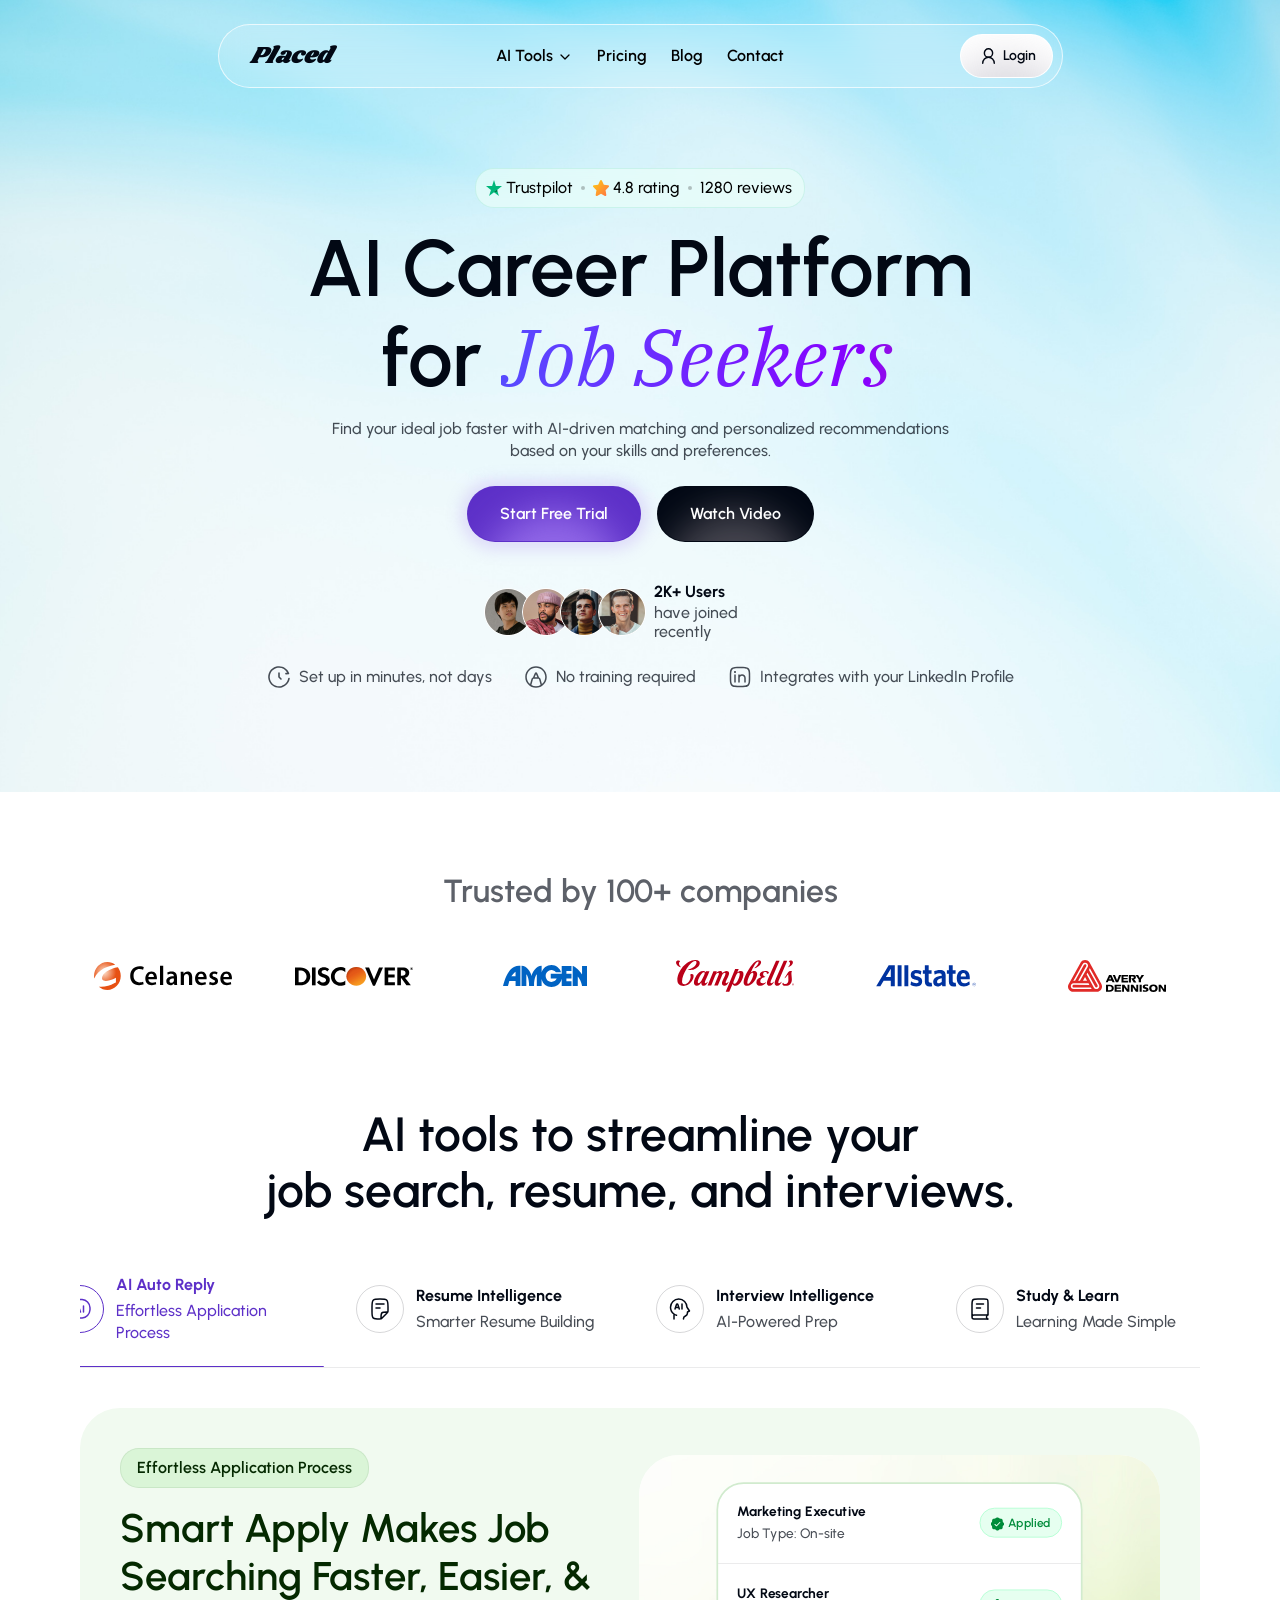
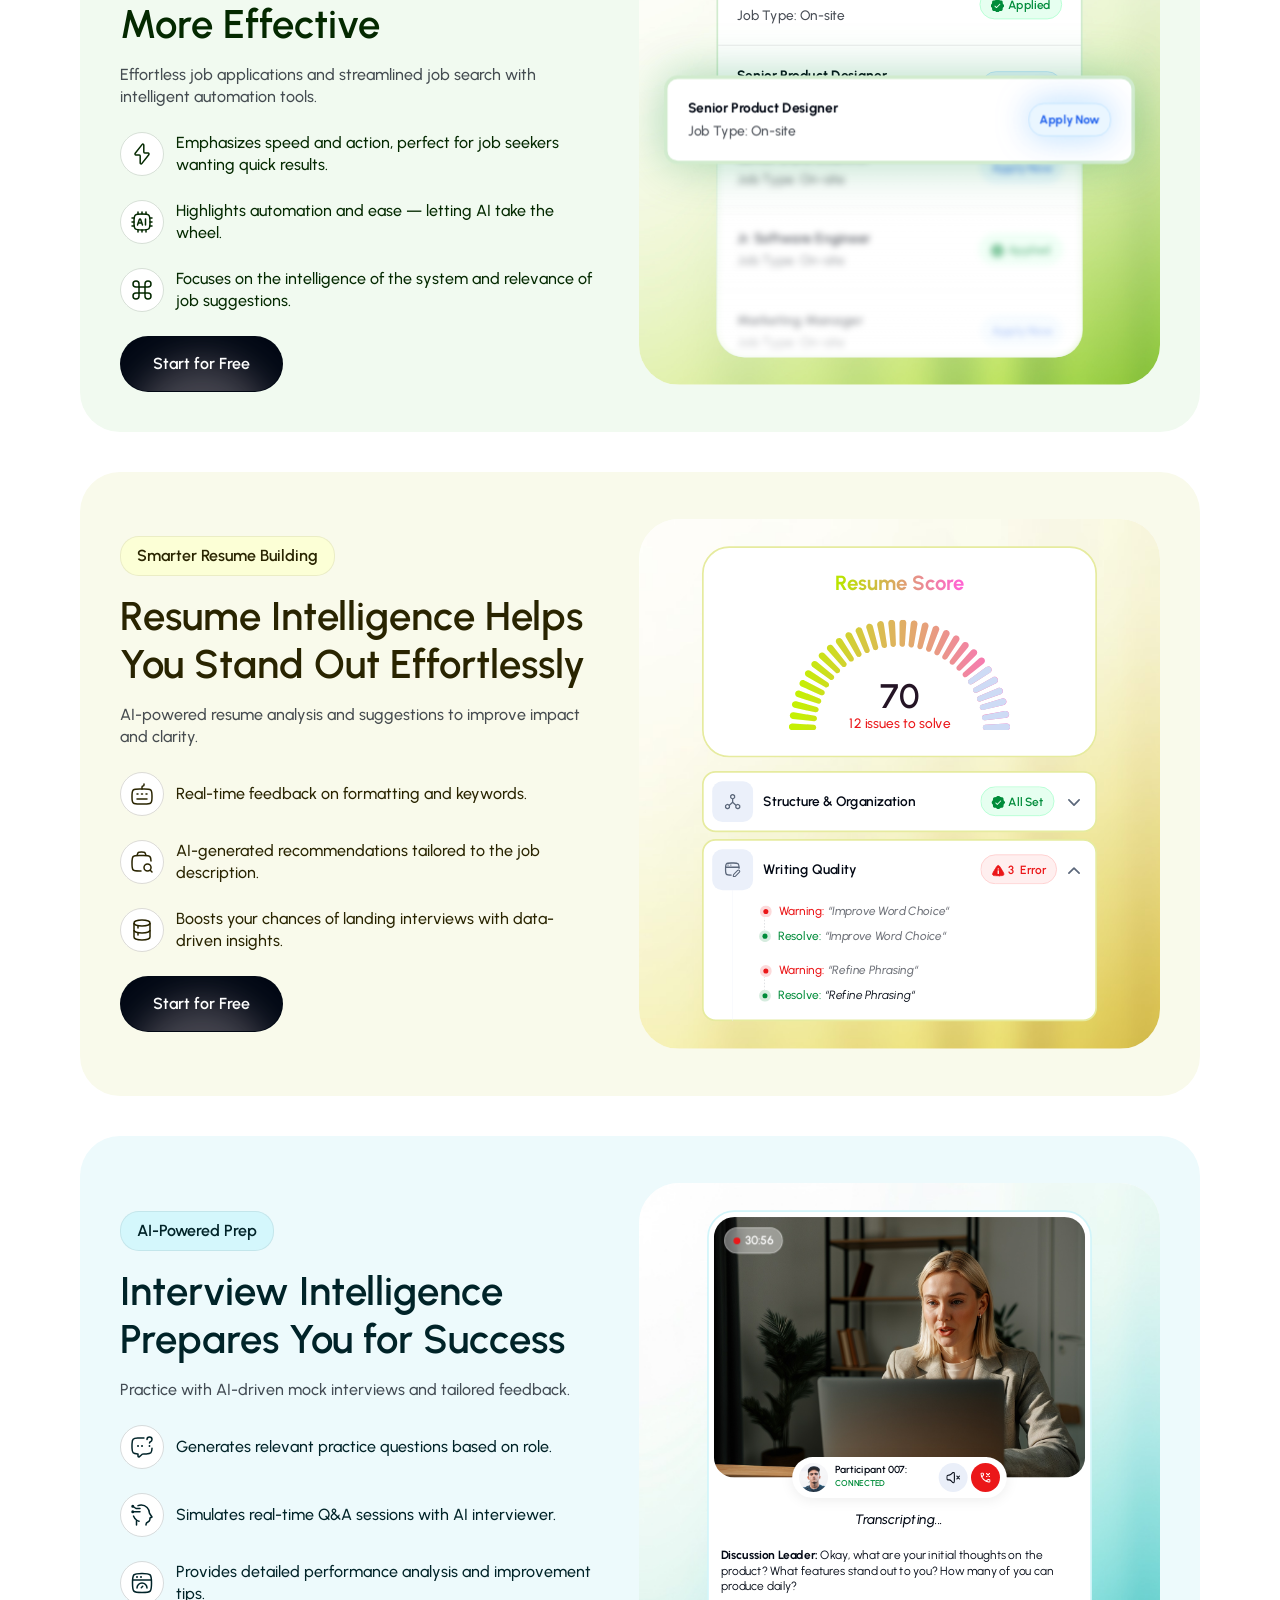
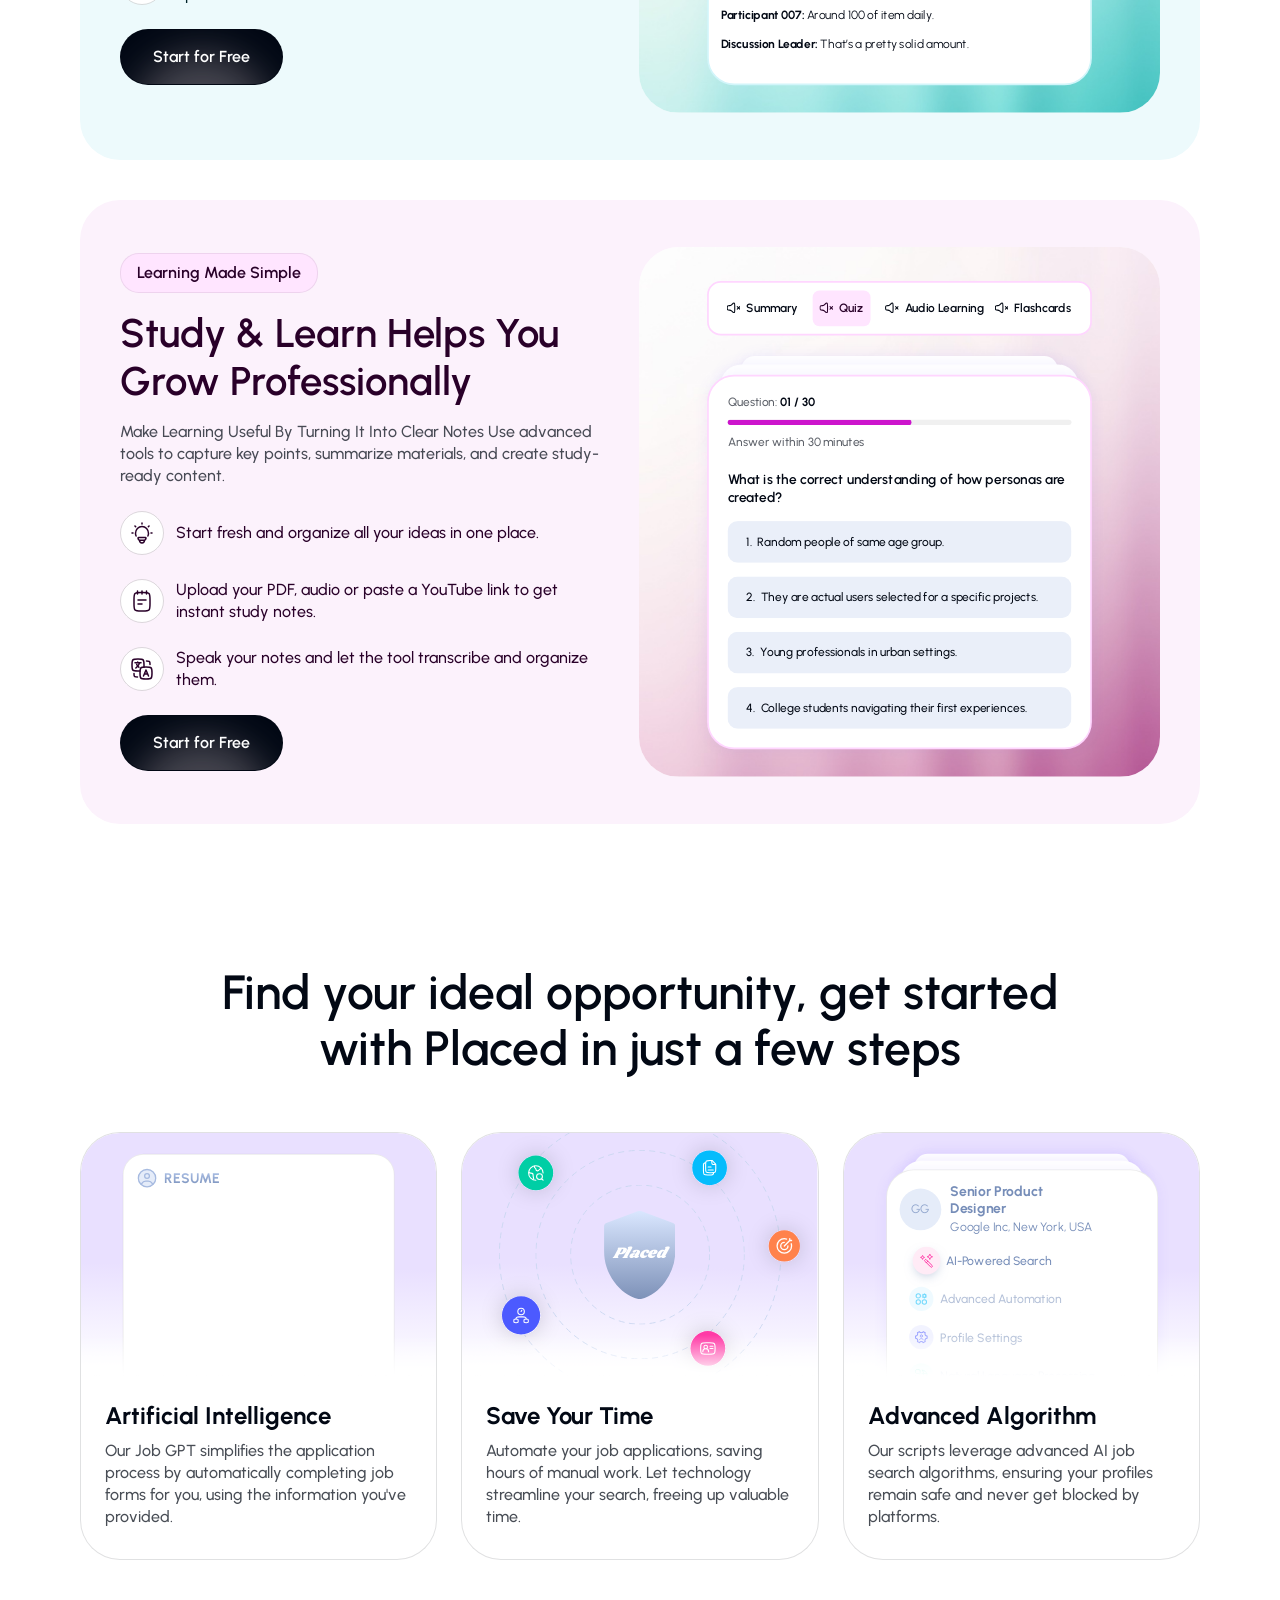
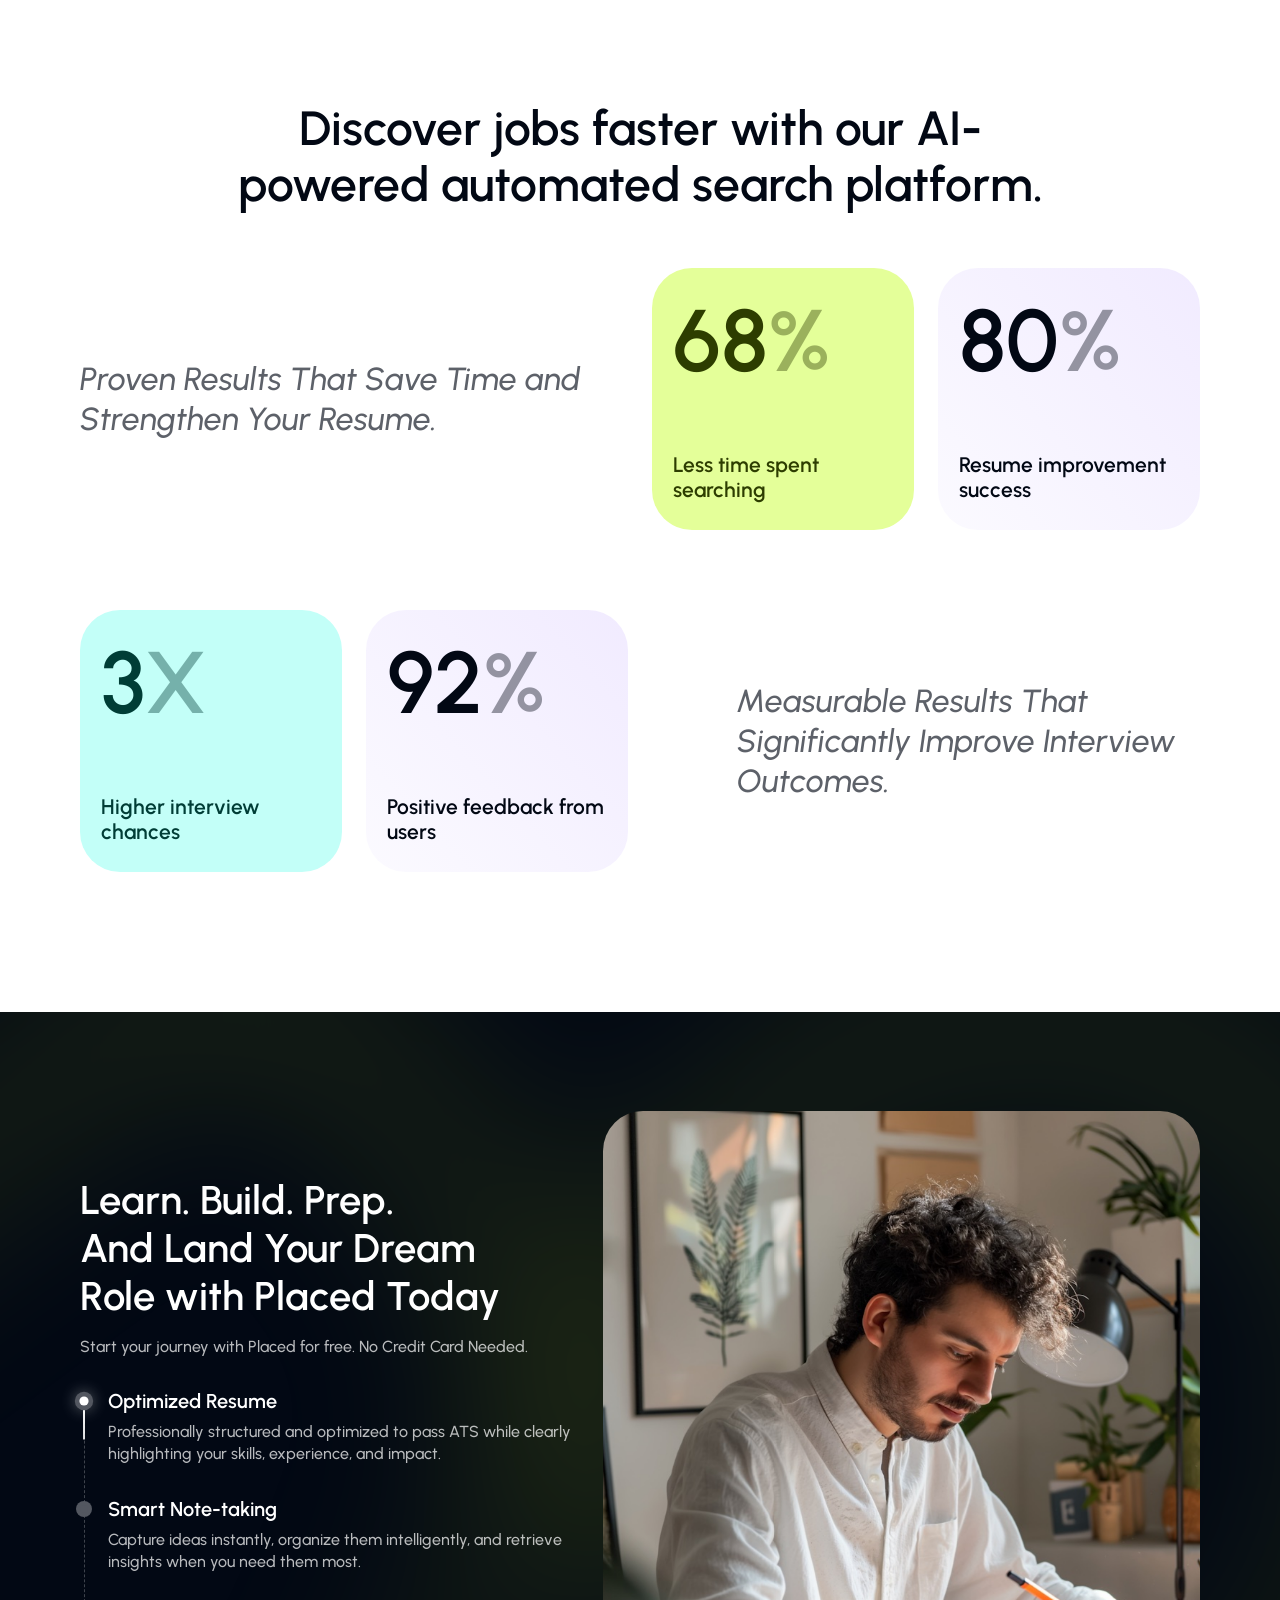
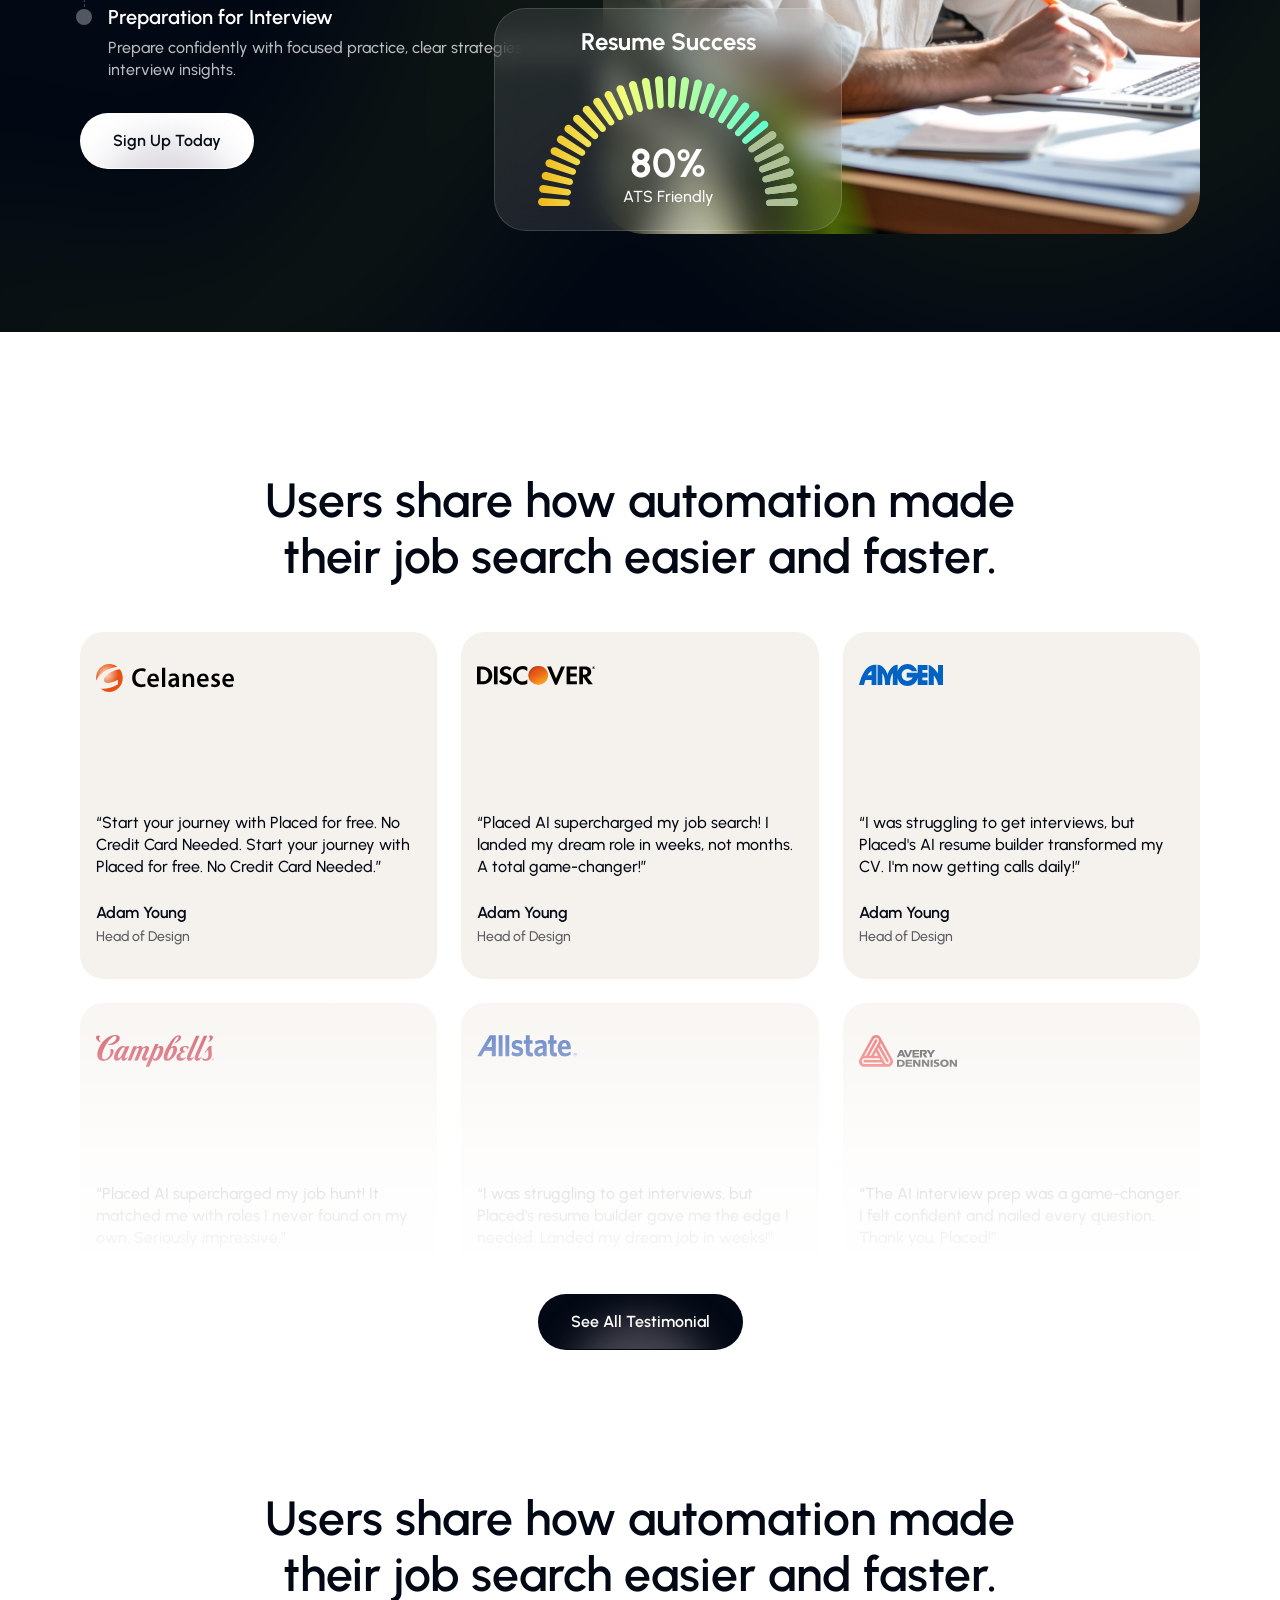
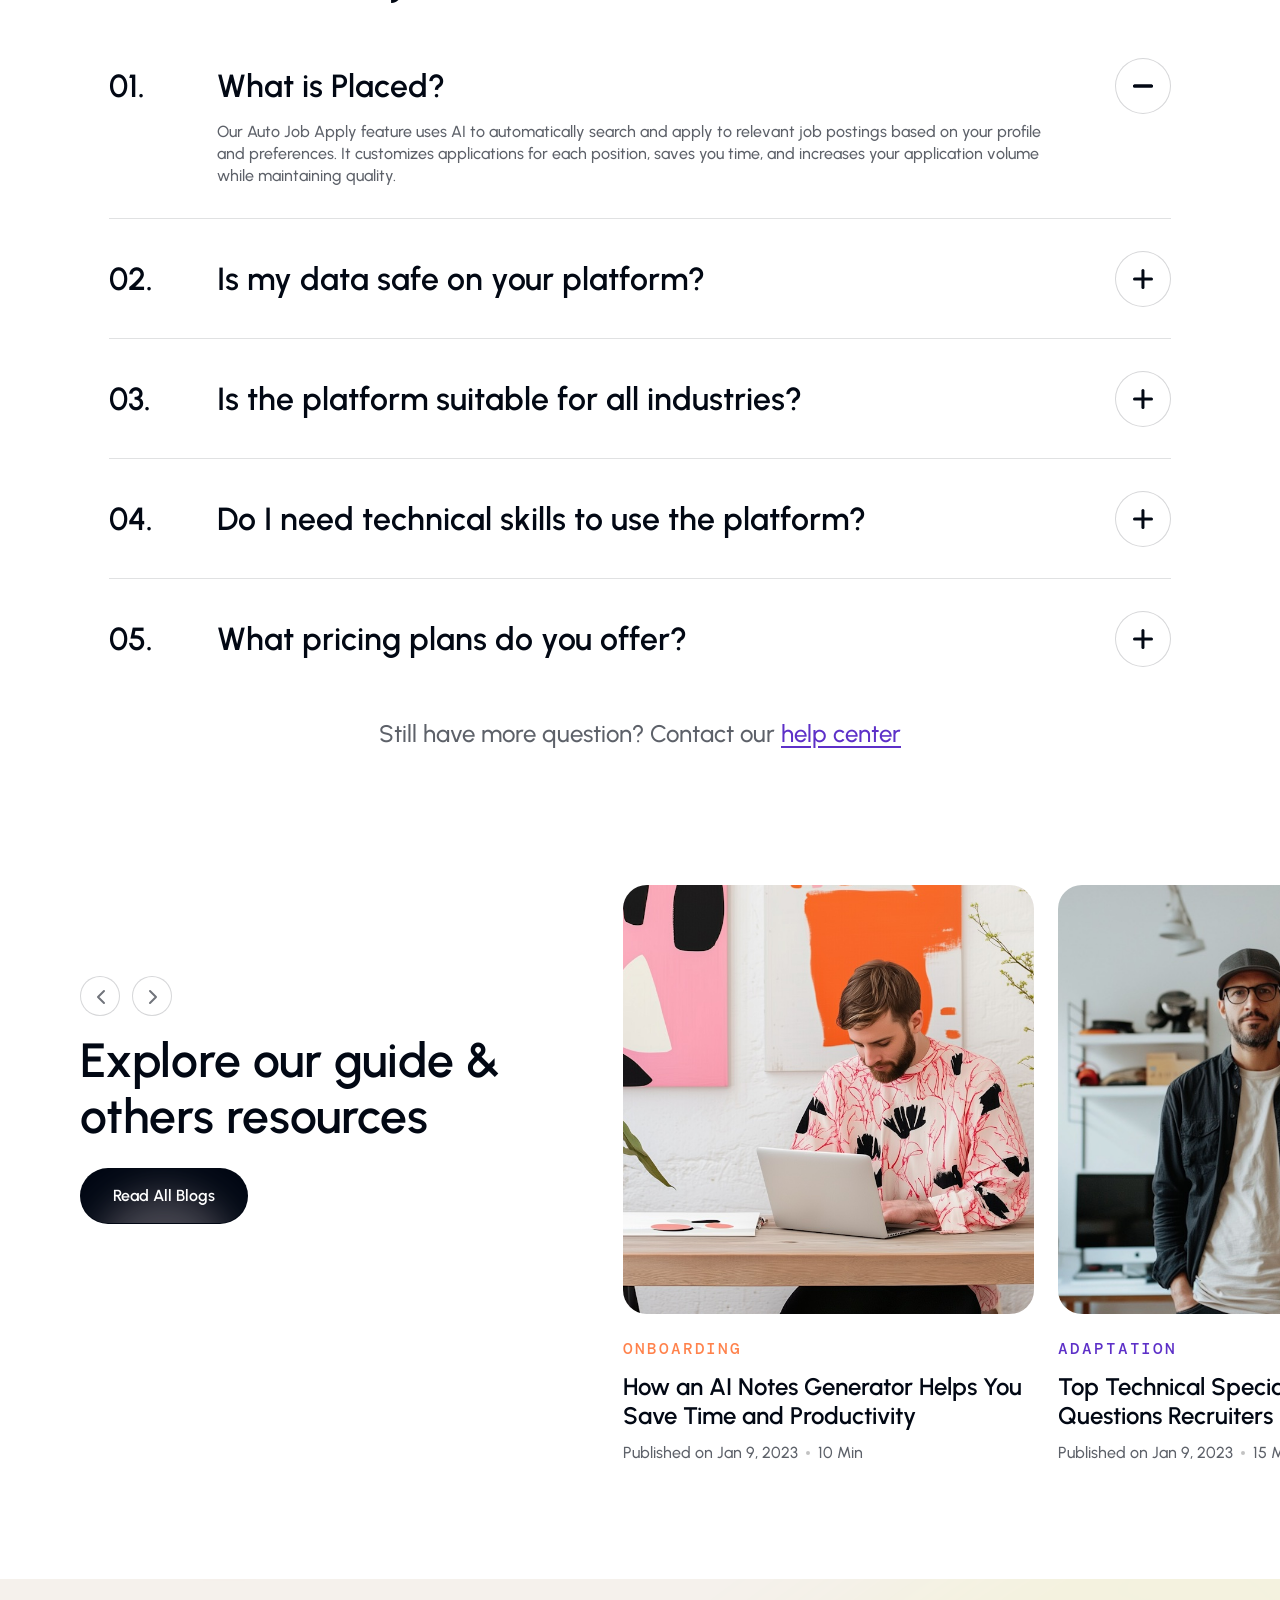
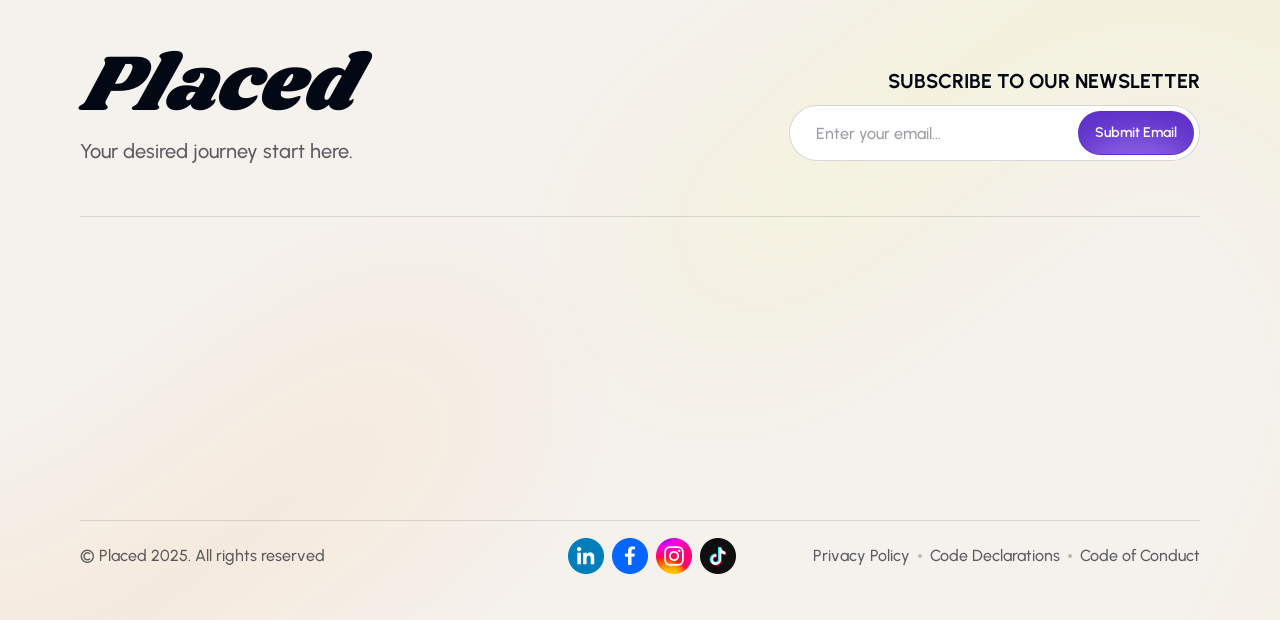
<file: index.html>
<!doctype html>
<html lang="en">
<head>
<meta charset="utf-8">
<meta name="viewport" content="width=device-width, initial-scale=1">
<title>Placed — AI Career Platform for Job Seekers</title>
<meta name="description" content="Find your ideal job faster with AI-driven matching and personalized recommendations based on your skills and preferences.">
<link rel="preconnect" href="https://fonts.googleapis.com">
<link rel="preconnect" href="https://fonts.gstatic.com" crossorigin>
<link href="https://fonts.googleapis.com/css2?family=Urbanist:ital,wght@0,400;0,500;0,600;0,700;0,800;1,500&family=IBM+Plex+Serif:ital,wght@1,400&family=Shrikhand&family=DM+Mono:wght@500&display=swap" rel="stylesheet">
<link rel="stylesheet" href="styles.css">
</head>
<body>
<a class="skip" href="#main">Skip to content</a>

<!-- ============ NAVBAR (node 115:113) ============ -->
<header class="nav" id="nav">
  <div class="nav__bar">
    <div class="nav__row">
      <a href="#top" class="nav__logo" aria-label="Placed home">Placed</a>
      <nav class="nav__links" aria-label="Primary">
        <div class="nav__dd">
          <button class="nav__link nav__ddbtn" aria-expanded="false" aria-controls="ddMenu">AI Tools <img src="assets/ic-chevron.svg" alt="" width="16" height="16"></button>
          <div class="nav__ddmenu" id="ddMenu" role="menu">
            <a role="menuitem" href="#auto-apply"><svg aria-hidden="true" focusable="false" width="48" height="48" viewBox="0 0 48 48" fill="none" xmlns="http://www.w3.org/2000/svg"> <g> <path d="M47.5 24C47.5 36.9787 36.9787 47.5 24 47.5C11.0213 47.5 0.5 36.9787 0.5 24C0.5 11.0213 11.0213 0.5 24 0.5C36.9787 0.5 47.5 11.0213 47.5 24Z" fill="white"/><circle class="ring" cx="24" cy="24" r="23.5"/> <g> <path d="M26.1706 32.8905C30.3536 32.6125 33.6856 29.2332 33.9598 24.9909C34.0134 24.1607 34.0134 23.3009 33.9598 22.4707C33.6856 18.2284 30.3536 14.8491 26.1706 14.5711C24.7435 14.4762 23.2536 14.4764 21.8294 14.5711C17.6464 14.8491 14.3144 18.2284 14.0402 22.4707C13.9866 23.3009 13.9866 24.1607 14.0402 24.9909C14.1401 26.536 14.8234 27.9666 15.6279 29.1746C16.095 30.0203 15.7867 31.0758 15.3002 31.9978C14.9494 32.6626 14.774 32.995 14.9148 33.2351C15.0557 33.4752 15.3703 33.4829 15.9994 33.4982C17.2437 33.5285 18.0827 33.1757 18.7487 32.6846C19.1264 32.4061 19.3153 32.2668 19.4454 32.2508C19.5756 32.2348 19.8318 32.3403 20.344 32.5513C20.8044 32.7409 21.339 32.8579 21.8294 32.8905C23.2536 32.9852 24.7435 32.9854 26.1706 32.8905Z" stroke-width="1.5" stroke-linejoin="round" stroke="currentColor"/> <path d="M19.5 27L21.3419 21.4743C21.4363 21.1911 21.7014 21 22 21C22.2986 21 22.5637 21.1911 22.6581 21.4743L24.5 27M27.5 21V27M20.5 25H23.5" stroke-width="1.5" stroke-linecap="round" stroke-linejoin="round" stroke="currentColor"/> </g> </g> </svg><span><b>AI Auto Reply</b><small>Effortless Application Process</small></span></a>
            <a role="menuitem" href="#resume"><svg aria-hidden="true" focusable="false" width="48" height="48" viewBox="0 0 48 48" fill="none" xmlns="http://www.w3.org/2000/svg"> <g> <g> <circle cx="24" cy="24" r="24" fill="white"/> <circle class="ring" cx="24" cy="24" r="23.5"/> </g> <g> <path d="M20 19H28" stroke-width="1.5" stroke-linecap="round" stroke-linejoin="round" stroke="currentColor"/> <path d="M20 23H24" stroke-width="1.5" stroke-linecap="round" stroke-linejoin="round" stroke="currentColor"/> <path d="M25 33.5V33C25 30.1716 25 28.7574 25.8787 27.8787C26.7574 27 28.1716 27 31 27H31.5M32 25.3431V22C32 18.2288 32 16.3432 30.8284 15.1716C29.6569 14 27.7712 14 24 14C20.2288 14 18.3431 14 17.1716 15.1716C16 16.3431 16 18.2288 16 22V26.5442C16 29.7892 16 31.4117 16.8861 32.5107C17.0651 32.7327 17.2673 32.9349 17.4893 33.1139C18.5883 34 20.2108 34 23.4558 34C24.1614 34 24.5141 34 24.8372 33.886C24.9044 33.8623 24.9702 33.835 25.0345 33.8043C25.3436 33.6564 25.593 33.407 26.0919 32.9081L30.8284 28.1716C31.4065 27.5935 31.6955 27.3045 31.8478 26.9369C32 26.5694 32 26.1606 32 25.3431Z" stroke-width="1.5" stroke-linecap="round" stroke-linejoin="round" stroke="currentColor"/> </g> </g> </svg><span><b>Resume Intelligence</b><small>Smarter Resume Building</small></span></a>
            <a role="menuitem" href="#interview"><svg aria-hidden="true" focusable="false" width="48" height="48" viewBox="0 0 48 48" fill="none" xmlns="http://www.w3.org/2000/svg"> <g> <g> <circle cx="24" cy="24" r="24" fill="white"/> <circle class="ring" cx="24" cy="24" r="23.5"/> </g> <g> <path d="M20.5 30.1895C19.5936 29.9331 18.7506 29.5257 18 28.9962C15.8828 27.5028 14.5 25.0379 14.5 22.25C14.5 17.6936 18.1936 14 22.75 14C27.3063 14 31 17.6936 31 22.25L33.5 26L31.5 27L31.2965 28.8313C31.1943 29.7511 30.3846 30.5354 29.4223 31.011C28.4321 31.5005 27.5 32.3954 27.5 33.5V34M18 28.9962V34" stroke-width="1.5" stroke-linecap="round" stroke-linejoin="round" stroke="currentColor"/> <path d="M23.3077 24L21.847 19.4789C21.7552 19.1947 21.4734 19 21.1538 19C20.8342 19 20.5525 19.1947 20.4607 19.4789L19 24M26 19V24M19.5385 22.5H22.7692" stroke-width="1.5" stroke-linecap="round" stroke-linejoin="round" stroke="currentColor"/> </g> </g> </svg><span><b>Interview Intelligence</b><small>AI-Powered Prep</small></span></a>
            <a role="menuitem" href="#learn"><svg aria-hidden="true" focusable="false" width="48" height="48" viewBox="0 0 48 48" fill="none" xmlns="http://www.w3.org/2000/svg"> <g> <g> <circle cx="24" cy="24" r="24" fill="white"/> <circle class="ring" cx="24" cy="24" r="23.5"/> </g> <g> <path d="M27.5 19H20.5M24.499 23H20.499" stroke-width="1.5" stroke-linecap="round" stroke-linejoin="round" stroke="currentColor"/> <path d="M32 34H18C16.8954 34 16 33.1046 16 32M16 32C16 30.8954 16.8954 30 18 30H32V18C32 16.1144 32 15.1716 31.4142 14.5858C30.8284 14 29.8856 14 28 14H22C19.1716 14 17.7574 14 16.8787 14.8787C16 15.7574 16 17.1716 16 20V32Z" stroke-width="1.5" stroke-linecap="round" stroke-linejoin="round" stroke="currentColor"/> <path d="M31.5 30C31.5 30 30.5 30.7628 30.5 32C30.5 33.2372 31.5 34 31.5 34" stroke-width="1.5" stroke-linecap="round" stroke-linejoin="round" stroke="currentColor"/> </g> </g> </svg><span><b>Study &amp; Learn</b><small>Learning Made Simple</small></span></a>
          </div>
        </div>
        <a class="nav__link" href="#faq">Pricing</a>
        <a class="nav__link" href="#blog">Blog</a>
        <a class="nav__link" href="#footer">Contact</a>
      </nav>
      <div class="nav__right">
        <a href="#" class="btn btn--white btn--sm"><img src="assets/ic-user.svg" alt="" width="24" height="24" class="btn__ic">Login</a>
        <button class="nav__burger" aria-label="Open menu" aria-expanded="false" aria-controls="mobileMenu"><span></span><span></span><span></span></button>
      </div>
    </div>
    <div class="nav__mobile" id="mobileMenu" inert>
      <div class="nav__mobile-in">
        <a href="#auto-apply">AI Tools</a>
        <a href="#faq">Pricing</a>
        <a href="#blog">Blog</a>
        <a href="#footer">Contact</a>
      </div>
    </div>
  </div>
</header>

<main id="main">
<!-- ============ HERO (node 115:41) ============ -->
<section class="hero" id="top">
  <div class="hero__bg" aria-hidden="true"><img src="assets/hero-bg.jpg" alt="" fetchpriority="high"></div>
  <div class="hero__in">
    <div class="hero__top">
      <div class="hero__copy">
        <div class="rating" data-hero="1">
          <span class="rating__item"><img src="assets/trustpilot.svg" alt="" width="16" height="16">Trustpilot</span>
          <i class="rating__dot"></i>
          <span class="rating__item"><img src="assets/star.svg" alt="" width="16" height="16">4.8 rating</span>
          <i class="rating__dot"></i>
          <span class="rating__item">1280 reviews</span>
        </div>
        <h1 class="hero__title" data-hero="2"><span class="line">AI Career Platform</span> <span class="line">for <em class="grad">Job Seekers</em></span></h1>
        <p class="hero__sub" data-hero="3">Find your ideal job faster with AI-driven matching and personalized recommendations based on your skills and preferences.</p>
      </div>
      <div class="hero__ctas" data-hero="4">
        <a href="#auto-apply" class="btn btn--purple">Start Free Trial</a>
        <a href="#" class="btn btn--dark" data-video>Watch Video</a>
      </div>
    </div>
    <div class="hero__proof" data-hero="5">
      <div class="users">
        <div class="users__faces">
          <img src="assets/avatar1.png" alt="" width="48" height="48"><img src="assets/avatar2.png" alt="" width="48" height="48"><img src="assets/avatar3.png" alt="" width="48" height="48"><img src="assets/avatar4.png" alt="" width="48" height="48">
        </div>
        <p><b>2K+ Users</b><span>have joined recently</span></p>
      </div>
      <ul class="perks">
        <li><img src="assets/ic-clock.svg" alt="" width="24" height="24">Set up in minutes, not days</li>
        <li><img src="assets/ic-pen.svg" alt="" width="24" height="24">No training required</li>
        <li><img src="assets/ic-linkedin.svg" alt="" width="24" height="24">Integrates with your LinkedIn Profile</li>
      </ul>
    </div>
  </div>
</section>

<!-- ============ TRUSTED (node 115:253) ============ -->
<section class="trusted wrap">
  <h2 class="trusted__title" data-reveal>Trusted by 100+ companies</h2>
  <div class="logos" data-reveal>
    <div class="logos__track">
      <div class="logo"><img src="assets/logo-celanese.svg" alt="Celanese" width="138" height="28"></div>
      <div class="logo"><img src="assets/logo-discover.svg" alt="Discover" width="118" height="22"></div>
      <div class="logo"><img src="assets/logo-amgen.svg" alt="Amgen" width="84" height="22"></div>
      <div class="logo"><img src="assets/logo-campbells.svg" alt="Campbell's" width="118" height="32"></div>
      <div class="logo"><img src="assets/logo-allstate.svg" alt="Allstate" width="100" height="22"></div>
      <div class="logo"><img src="assets/logo-avery.svg" alt="Avery Dennison" width="98" height="32"></div>
    </div>
  </div>
</section>

<!-- ============ AI TOOLS (nodes 115:732, 115:1250, cards) ============ -->
<section class="tools wrap" id="tools">
  <h2 class="h2 center narrow" data-reveal>AI tools to streamline your<br> job search, resume, and interviews.</h2>

  <div class="tools__stick" id="toolsStick">
  <div class="tabs" role="tablist" aria-label="AI tools">
    <div class="tabs__in">
      <a class="tab is-active" role="tab" aria-selected="true" href="#auto-apply" data-target="auto-apply"><svg aria-hidden="true" focusable="false" width="48" height="48" viewBox="0 0 48 48" fill="none" xmlns="http://www.w3.org/2000/svg"> <g> <path d="M47.5 24C47.5 36.9787 36.9787 47.5 24 47.5C11.0213 47.5 0.5 36.9787 0.5 24C0.5 11.0213 11.0213 0.5 24 0.5C36.9787 0.5 47.5 11.0213 47.5 24Z" fill="white"/><circle class="ring" cx="24" cy="24" r="23.5"/> <g> <path d="M26.1706 32.8905C30.3536 32.6125 33.6856 29.2332 33.9598 24.9909C34.0134 24.1607 34.0134 23.3009 33.9598 22.4707C33.6856 18.2284 30.3536 14.8491 26.1706 14.5711C24.7435 14.4762 23.2536 14.4764 21.8294 14.5711C17.6464 14.8491 14.3144 18.2284 14.0402 22.4707C13.9866 23.3009 13.9866 24.1607 14.0402 24.9909C14.1401 26.536 14.8234 27.9666 15.6279 29.1746C16.095 30.0203 15.7867 31.0758 15.3002 31.9978C14.9494 32.6626 14.774 32.995 14.9148 33.2351C15.0557 33.4752 15.3703 33.4829 15.9994 33.4982C17.2437 33.5285 18.0827 33.1757 18.7487 32.6846C19.1264 32.4061 19.3153 32.2668 19.4454 32.2508C19.5756 32.2348 19.8318 32.3403 20.344 32.5513C20.8044 32.7409 21.339 32.8579 21.8294 32.8905C23.2536 32.9852 24.7435 32.9854 26.1706 32.8905Z" stroke-width="1.5" stroke-linejoin="round" stroke="currentColor"/> <path d="M19.5 27L21.3419 21.4743C21.4363 21.1911 21.7014 21 22 21C22.2986 21 22.5637 21.1911 22.6581 21.4743L24.5 27M27.5 21V27M20.5 25H23.5" stroke-width="1.5" stroke-linecap="round" stroke-linejoin="round" stroke="currentColor"/> </g> </g> </svg><span><b>AI Auto Reply</b><small>Effortless Application Process</small></span></a>
      <a class="tab" role="tab" aria-selected="false" href="#resume" data-target="resume"><svg aria-hidden="true" focusable="false" width="48" height="48" viewBox="0 0 48 48" fill="none" xmlns="http://www.w3.org/2000/svg"> <g> <g> <circle cx="24" cy="24" r="24" fill="white"/> <circle class="ring" cx="24" cy="24" r="23.5"/> </g> <g> <path d="M20 19H28" stroke-width="1.5" stroke-linecap="round" stroke-linejoin="round" stroke="currentColor"/> <path d="M20 23H24" stroke-width="1.5" stroke-linecap="round" stroke-linejoin="round" stroke="currentColor"/> <path d="M25 33.5V33C25 30.1716 25 28.7574 25.8787 27.8787C26.7574 27 28.1716 27 31 27H31.5M32 25.3431V22C32 18.2288 32 16.3432 30.8284 15.1716C29.6569 14 27.7712 14 24 14C20.2288 14 18.3431 14 17.1716 15.1716C16 16.3431 16 18.2288 16 22V26.5442C16 29.7892 16 31.4117 16.8861 32.5107C17.0651 32.7327 17.2673 32.9349 17.4893 33.1139C18.5883 34 20.2108 34 23.4558 34C24.1614 34 24.5141 34 24.8372 33.886C24.9044 33.8623 24.9702 33.835 25.0345 33.8043C25.3436 33.6564 25.593 33.407 26.0919 32.9081L30.8284 28.1716C31.4065 27.5935 31.6955 27.3045 31.8478 26.9369C32 26.5694 32 26.1606 32 25.3431Z" stroke-width="1.5" stroke-linecap="round" stroke-linejoin="round" stroke="currentColor"/> </g> </g> </svg><span><b>Resume Intelligence</b><small>Smarter Resume Building</small></span></a>
      <a class="tab" role="tab" aria-selected="false" href="#interview" data-target="interview"><svg aria-hidden="true" focusable="false" width="48" height="48" viewBox="0 0 48 48" fill="none" xmlns="http://www.w3.org/2000/svg"> <g> <g> <circle cx="24" cy="24" r="24" fill="white"/> <circle class="ring" cx="24" cy="24" r="23.5"/> </g> <g> <path d="M20.5 30.1895C19.5936 29.9331 18.7506 29.5257 18 28.9962C15.8828 27.5028 14.5 25.0379 14.5 22.25C14.5 17.6936 18.1936 14 22.75 14C27.3063 14 31 17.6936 31 22.25L33.5 26L31.5 27L31.2965 28.8313C31.1943 29.7511 30.3846 30.5354 29.4223 31.011C28.4321 31.5005 27.5 32.3954 27.5 33.5V34M18 28.9962V34" stroke-width="1.5" stroke-linecap="round" stroke-linejoin="round" stroke="currentColor"/> <path d="M23.3077 24L21.847 19.4789C21.7552 19.1947 21.4734 19 21.1538 19C20.8342 19 20.5525 19.1947 20.4607 19.4789L19 24M26 19V24M19.5385 22.5H22.7692" stroke-width="1.5" stroke-linecap="round" stroke-linejoin="round" stroke="currentColor"/> </g> </g> </svg><span><b>Interview Intelligence</b><small>AI-Powered Prep</small></span></a>
      <a class="tab" role="tab" aria-selected="false" href="#learn" data-target="learn"><svg aria-hidden="true" focusable="false" width="48" height="48" viewBox="0 0 48 48" fill="none" xmlns="http://www.w3.org/2000/svg"> <g> <g> <circle cx="24" cy="24" r="24" fill="white"/> <circle class="ring" cx="24" cy="24" r="23.5"/> </g> <g> <path d="M27.5 19H20.5M24.499 23H20.499" stroke-width="1.5" stroke-linecap="round" stroke-linejoin="round" stroke="currentColor"/> <path d="M32 34H18C16.8954 34 16 33.1046 16 32M16 32C16 30.8954 16.8954 30 18 30H32V18C32 16.1144 32 15.1716 31.4142 14.5858C30.8284 14 29.8856 14 28 14H22C19.1716 14 17.7574 14 16.8787 14.8787C16 15.7574 16 17.1716 16 20V32Z" stroke-width="1.5" stroke-linecap="round" stroke-linejoin="round" stroke="currentColor"/> <path d="M31.5 30C31.5 30 30.5 30.7628 30.5 32C30.5 33.2372 31.5 34 31.5 34" stroke-width="1.5" stroke-linecap="round" stroke-linejoin="round" stroke="currentColor"/> </g> </g> </svg><span><b>Study &amp; Learn</b><small>Learning Made Simple</small></span></a>
      <i class="tabs__ink" aria-hidden="true"></i>
    </div>
  </div>

  <div class="features" id="features">
    <span class="stack-anchor" id="auto-apply" aria-hidden="true"></span>
    <article class="feature feature--green" data-card="0" aria-labelledby="ft0">
      <div class="feature__copy" data-reveal>
        <span class="pill">Effortless Application Process</span>
        <h3 class="h3" id="ft0">Smart Apply Makes Job Searching Faster, Easier, &amp; More Effective</h3>
        <p class="muted">Effortless job applications and streamlined job search with intelligent automation tools.</p>
        <ul class="ticks">
          <li><img src="assets/f1-i1.svg" alt="" width="44" height="44">Emphasizes speed and action, perfect for job seekers wanting quick results.</li>
          <li><img src="assets/f1-i2.svg" alt="" width="44" height="44">Highlights automation and ease — letting AI take the wheel.</li>
          <li><img src="assets/f1-i3.svg" alt="" width="44" height="44">Focuses on the intelligence of the system and relevance of job suggestions.</li>
        </ul>
        <a href="#" class="btn btn--dark">Start for Free</a>
      </div>
      <div class="feature__media" data-reveal>
        <div class="fit" data-w="612" data-h="622">
          <div class="mk jobs" data-anim="jobs" role="img" aria-label="Job applications list being applied to automatically">
            <img class="mk__bg" src="assets/f1-bg.jpg" alt="">
            <div class="jobs__card">
              <div class="jobs__clip">
                <div class="jobs__list">
                  <div class="job"><p><b>Marketing Executive</b><span>Job Type: On-site</span></p><span class="tag tag--ok"><img src="assets/check-green.svg" alt="">Applied</span></div>
                  <div class="job"><p><b>UX Researcher</b><span>Job Type: On-site</span></p><span class="tag tag--ok"><img src="assets/check-green.svg" alt="">Applied</span></div>
                  <div class="job"><p><b>Senior Product Designer</b><span>Job Type: On-site</span></p><span class="tag tag--go">Apply Now</span></div>
                  <div class="job"><p><b>Senior Data Scientist</b><span>Job Type: On-site</span></p><span class="tag tag--go">Apply Now</span></div>
                  <div class="job"><p><b>Jr. Software Engineer</b><span>Job Type: On-site</span></p><span class="tag tag--ok"><img src="assets/check-green.svg" alt="">Applied</span></div>
                  <div class="job"><p><b>Marketing Manager</b><span>Job Type: On-site</span></p><span class="tag tag--go">Apply Now</span></div>
                  <div class="job" aria-hidden="true"><p><b>Marketing Executive</b><span>Job Type: On-site</span></p><span class="tag tag--ok"><img src="assets/check-green.svg" alt="">Applied</span></div>
                  <div class="job" aria-hidden="true"><p><b>UX Researcher</b><span>Job Type: On-site</span></p><span class="tag tag--ok"><img src="assets/check-green.svg" alt="">Applied</span></div>
                  <div class="job" aria-hidden="true"><p><b>Senior Product Designer</b><span>Job Type: On-site</span></p><span class="tag tag--go">Apply Now</span></div>
                  <div class="job" aria-hidden="true"><p><b>Senior Data Scientist</b><span>Job Type: On-site</span></p><span class="tag tag--go">Apply Now</span></div>
                  <div class="job" aria-hidden="true"><p><b>Jr. Software Engineer</b><span>Job Type: On-site</span></p><span class="tag tag--ok"><img src="assets/check-green.svg" alt="">Applied</span></div>
                  <div class="job" aria-hidden="true"><p><b>Marketing Manager</b><span>Job Type: On-site</span></p><span class="tag tag--go">Apply Now</span></div>
                </div>
              </div>
            </div>
            <div class="jobs__blur"></div>
            <div class="jobs__hl">
              <div class="jobs__hl-txt"><p><b>Senior Product Designer</b><span>Job Type: On-site</span></p></div>
              <span class="jobs__btn">
                <span class="tag tag--go tag--glow">Apply Now</span>
                <span class="tag tag--ok tag--done"><img src="assets/check-green.svg" alt="">Applied</span>
              </span>
            </div>
          </div>
        </div>
      </div>
    </article>
    <span class="stack-anchor" id="resume" aria-hidden="true"></span>
    <article class="feature feature--yellow" data-card="1" aria-labelledby="ft1">
      <div class="feature__copy" data-reveal>
        <span class="pill">Smarter Resume Building</span>
        <h3 class="h3" id="ft1">Resume Intelligence Helps You Stand Out Effortlessly</h3>
        <p class="muted">AI-powered resume analysis and suggestions to improve impact and clarity.</p>
        <ul class="ticks">
          <li><img src="assets/f2-i1.svg" alt="" width="44" height="44">Real-time feedback on formatting and keywords.</li>
          <li><img src="assets/f2-i2.svg" alt="" width="44" height="44">AI-generated recommendations tailored to the job description.</li>
          <li><img src="assets/f2-i3.svg" alt="" width="44" height="44">Boosts your chances of landing interviews with data-driven insights.</li>
        </ul>
        <a href="#" class="btn btn--dark">Start for Free</a>
      </div>
      <div class="feature__media" data-reveal>
        <div class="fit" data-w="612" data-h="622">
          <div class="mk rs" data-anim="resume" role="img" aria-label="Resume score 70 with 12 issues to solve">
            <img class="mk__bg" src="assets/f2-bg.jpg" alt="">
            <div class="rs__score"></div>
            <p class="rs__title">Resume Score</p>
            <div class="rs__gauge">
              <img class="rs__track" src="assets/f2-gauge1.svg" alt="">
              <img class="rs__fill" src="assets/f2-gauge1.svg" alt="">
              <img class="rs__rest" src="assets/f2-gauge2.svg" alt="">
            </div>
            <div class="rs__val"><b data-n="70">70</b><span><i data-n="12">12</i> issues to solve</span></div>
            <div class="rs__row rs__row--1"></div>
            <span class="rs__tile" style="top:308px"><img src="assets/f2-3d.svg" alt=""></span>
            <p class="rs__lbl" style="top:322px">Structure &amp; Organization</p>
            <span class="tag tag--ok rs__chip rs__chip--ok" style="top:314px"><img src="assets/check-green.svg" alt="">All Set</span>
            <img class="rs__chev" src="assets/f2-chev-down.svg" alt="" style="top:320px">
            <div class="rs__row rs__row--2"></div>
            <img class="rs__vline" src="assets/f2-line.svg" alt="">
            <span class="rs__tile" style="top:388px"><img src="assets/f2-writing.svg" alt=""></span>
            <p class="rs__lbl" style="top:402px">Writing Quality</p>
            <span class="tag rs__chip rs__chip--err" style="top:394px"><img src="assets/f2-alert.svg" alt=""><i data-err>3</i>&nbsp;Error</span>
            <img class="rs__chev" src="assets/f2-chev-up.svg" alt="" style="top:400px">
            <div class="rs__items">
              <img class="rs__dash" src="assets/f2-line3.svg" alt="" style="top:468px">
              <p class="rs__it" style="--i:0;top:452px;left:142px"><img src="assets/f2-dot-red.svg" alt=""><span class="r">Warning:</span> <em>“Improve Word Choice“</em></p>
              <p class="rs__it" style="--i:1;top:481px;left:141px"><img src="assets/f2-dot-green.svg" alt=""><span class="g">Resolve:</span> <em>“Improve Word Choice“</em></p>
              <img class="rs__dash" src="assets/f2-line3.svg" alt="" style="top:538px">
              <p class="rs__it" style="--i:2;top:522px;left:142px"><img src="assets/f2-dot-red.svg" alt=""><span class="r">Warning:</span> <em>“Refine Phrasing“</em></p>
              <p class="rs__it" style="--i:3;top:551px;left:141px"><img src="assets/f2-dot-green.svg" alt=""><span class="g">Resolve:</span> <em class="dk">“Refine Phrasing“</em></p>
            </div>
          </div>
        </div>
      </div>
    </article>
    <span class="stack-anchor" id="interview" aria-hidden="true"></span>
    <article class="feature feature--cyan" data-card="2" aria-labelledby="ft2">
      <div class="feature__copy" data-reveal>
        <span class="pill">AI-Powered Prep</span>
        <h3 class="h3" id="ft2">Interview Intelligence Prepares You for Success</h3>
        <p class="muted">Practice with AI-driven mock interviews and tailored feedback.</p>
        <ul class="ticks">
          <li><img src="assets/f3-i1.svg" alt="" width="44" height="44">Generates relevant practice questions based on role.</li>
          <li><img src="assets/f3-i2.svg" alt="" width="44" height="44">Simulates real-time Q&amp;A sessions with AI interviewer.</li>
          <li><img src="assets/f3-i3.svg" alt="" width="44" height="44">Provides detailed performance analysis and improvement tips.</li>
        </ul>
        <a href="#" class="btn btn--dark">Start for Free</a>
      </div>
      <div class="feature__media" data-reveal>
        <div class="fit" data-w="612" data-h="622">
          <div class="mk iv" data-anim="interview" role="img" aria-label="AI mock interview call with live transcription">
            <img class="mk__bg" src="assets/f3-bg.jpg" alt="">
            <div class="iv__frame"></div>
            <div class="iv__video"><img src="assets/f3-video.jpg" alt=""></div>
            <div class="iv__rec"><i></i><span data-timer>30:56</span></div>
            <div class="iv__call">
              <span class="iv__av"><img src="assets/f3-avatar.png" alt=""></span>
              <p><b>Participant 007:</b><span>Connected</span></p>
              <span class="iv__btn iv__btn--mute"><img src="assets/f3-mute.svg" alt=""></span>
              <span class="iv__btn iv__btn--end"><img src="assets/f3-callend.svg" alt=""></span>
            </div>
            <p class="iv__status">Transcripting<span class="iv__dots"><i>.</i><i>.</i><i>.</i></span></p>
            <p class="iv__t" style="top:429px"><b>Discussion Leader: </b>Okay, what are your initial thoughts on the product? What features stand out to you? How many of you can produce daily?</p>
            <p class="iv__t" style="top:499px"><b>Participant 007: </b>Around 100 of item daily.</p>
            <p class="iv__t" style="top:533px"><b>Discussion Leader: </b>That’s a pretty solid amount.</p>
          </div>
        </div>
      </div>
    </article>
    <span class="stack-anchor" id="learn" aria-hidden="true"></span>
    <article class="feature feature--pink" data-card="3" aria-labelledby="ft3">
      <div class="feature__copy" data-reveal>
        <span class="pill">Learning Made Simple</span>
        <h3 class="h3" id="ft3">Study &amp; Learn Helps You Grow Professionally</h3>
        <p class="muted">Make Learning Useful By Turning It Into Clear Notes Use advanced tools to capture key points, summarize materials, and create study-ready content.</p>
        <ul class="ticks">
          <li><img src="assets/f4-i1.svg" alt="" width="44" height="44">Start fresh and organize all your ideas in one place.</li>
          <li><img src="assets/f4-i2.svg" alt="" width="44" height="44">Upload your PDF, audio or paste a YouTube link to get instant study notes.</li>
          <li><img src="assets/f4-i3.svg" alt="" width="44" height="44">Speak your notes and let the tool transcribe and organize them.</li>
        </ul>
        <a href="#" class="btn btn--dark">Start for Free</a>
      </div>
      <div class="feature__media" data-reveal>
        <div class="fit" data-w="612" data-h="622">
          <div class="mk qz" data-anim="quiz" role="img" aria-label="Study quiz question with answer options">
            <img class="mk__bg" src="assets/f4-bg.jpg" alt="">
            <div class="qz__tabs">
              <i class="qz__pill"></i>
              <span style="left:21px"><img src="assets/f3-mute.svg" alt="">Summary</span>
              <span class="is-on" style="left:130px"><img src="assets/f4-mute-active.svg" alt="">Quiz</span>
              <span style="left:207px"><img src="assets/f3-mute.svg" alt="">Audio Learning</span>
              <span style="left:336px"><img src="assets/f3-mute.svg" alt="">Flashcards</span>
            </div>
            <div class="qz__stack qz__s1"></div>
            <div class="qz__stack qz__s2"></div>
            <div class="qz__stack qz__s3"></div>
            <div class="qz__body">
              <p class="qz__count"><span>Question:</span> <b>01 / 30</b></p>
              <div class="qz__bar"><i></i></div>
              <p class="qz__time">Answer within 30 minutes</p>
              <p class="qz__q">What is the correct understanding of how personas are created?</p>
              <ol class="qz__opts">
                <li class="qz__o" data-o="1" style="top:322px"><span>1.</span>Random people of same age group.</li>
                <li class="qz__o" data-o="2" style="top:387px"><span>2.</span>They are actual users selected for a specific projects.</li>
                <li class="qz__o" data-o="3" style="top:452px"><span>3.</span>Young professionals in urban settings.</li>
                <li class="qz__o" data-o="4" style="top:517px"><span>4.</span>College students navigating their first experiences.</li>
              </ol>
            </div>
          </div>
        </div>
      </div>
    </article>
  </div>
  </div>
  <div class="tools__spacer" aria-hidden="true"></div>
</section>

<!-- ============ STEPS (node 115:1290) ============ -->
<section class="steps wrap" id="steps">
  <h2 class="h2 center narrow" data-reveal>Find your ideal opportunity, get started with Placed in just a few steps</h2>
  <div class="steps__grid">
    <article class="step" data-reveal>
      <div class="step__art"><div class="fit" data-w="409" data-h="280">
        <div class="art art--resume" data-steps-anim="resume">
          <div class="art__sheet"></div>
          <img class="art__uc" src="assets/ic-user-circle.svg" alt="">
          <span class="art__resume">Resume</span>
          <i class="b" style="left:66px;top:80px;width:32px;height:32px"></i>
          <i class="b" style="left:106px;top:93px;width:30px;height:6px"></i>
          <i class="b" style="left:66px;top:124px;width:277px"></i>
          <i class="b d" style="left:66px;top:144px;width:139px"></i>
          <i class="b d" style="left:213px;top:144px;width:110px"></i>
          <i class="b" style="left:66px;top:164px;width:217px"></i>
          <i class="b" style="left:66px;top:190px;width:32px;height:32px"></i>
          <i class="b" style="left:106px;top:203px;width:30px;height:6px"></i>
          <i class="b d" style="left:66px;top:234px;width:139px"></i>
          <i class="b d" style="left:213px;top:234px;width:130px"></i>
          <i class="b" style="left:66px;top:254px;width:277px"></i>
          <i class="b" style="left:66px;top:274px;width:217px"></i>
          <span class="chip chip--blue" style="left:265px;top:60px"><img src="assets/check-blue.svg" alt="">Application</span>
          <span class="chip chip--purple" style="left:316px;top:217px"><img src="assets/check-purple.svg" alt="">Apply</span>
          <span class="chip chip--green" style="left:16px;top:169px"><img src="assets/check-green.svg" alt="">Autofill</span>
          <img class="art__fade" src="assets/step-fade.png" alt="">
        </div>
      </div></div>
      <div class="step__txt"><h3>Artificial Intelligence</h3><p>Our Job GPT simplifies the application process by automatically completing job forms for you, using the information you've provided.</p></div>
    </article>

    <article class="step" data-reveal>
      <div class="step__art"><div class="fit" data-w="409" data-h="280">
        <div class="art art--orbit" data-steps-anim="orbit">
          <img class="orbit o1" src="assets/orbit1.svg" alt="">
          <img class="orbit o2" src="assets/orbit2.svg" alt="">
          <img class="orbit o3" src="assets/orbit3.svg" alt="">
          <div class="orb-path"><img class="orb" src="assets/orb-a.svg" alt="" style="left:329px;top:88px;width:84px"></div>
          <div class="orb-path"><img class="orb" src="assets/orb-b.svg" alt="" style="left:239px;top:204px;width:88px"></div>
          <div class="orb-path"><img class="orb" src="assets/orb-c.svg" alt="" style="left:41px;top:2px;width:88px"></div>
          <div class="orb-path"><img class="orb" src="assets/orb-d.svg" alt="" style="left:241px;top:-4px;width:88px"></div>
          <div class="orb-path"><img class="orb" src="assets/orb-e.svg" alt="" style="left:22px;top:164px;width:92px"></div>
          <div class="shield"><i class="ripple"></i><i class="ripple r2"></i><img src="assets/shield.svg" alt=""><span>Placed</span></div>
          <img class="art__fade" src="assets/step-fade.png" alt="">
        </div>
      </div></div>
      <div class="step__txt"><h3>Save Your Time</h3><p>Automate your job applications, saving hours of manual work. Let technology streamline your search, freeing up valuable time.</p></div>
    </article>

    <article class="step" data-reveal>
      <div class="step__art"><div class="fit" data-w="409" data-h="280">
        <div class="art art--algo" data-steps-anim="algo">
          <div class="stack s1"></div><div class="stack s2"></div><div class="stack s3"></div>
          <div class="algo">
            <div class="algo__head"><span class="algo__av">GG</span><p><b>Senior Product Designer</b><span>Google Inc, New York, USA</span></p></div>
            <ul>
              <li><i style="background:#ffebf6"><img src="assets/ic-wand.svg" alt=""></i>AI-Powered Search</li>
              <li><i style="background:#e2f7ff"><img src="assets/ic-dash.svg" alt=""></i>Advanced Automation</li>
              <li><i style="background:#e8eaff"><img src="assets/ic-account.svg" alt=""></i>Profile Settings</li>
              <li><i style="background:#e0fff9"><img src="assets/ic-lang.svg" alt=""></i>Natural Language Processing</li>
            </ul>
          </div>
          <img class="art__fade" src="assets/step-fade.png" alt="">
        </div>
      </div></div>
      <div class="step__txt"><h3>Advanced Algorithm</h3><p>Our scripts leverage advanced AI job search algorithms, ensuring your profiles remain safe and never get blocked by platforms.</p></div>
    </article>
  </div>
</section>

<!-- ============ STATS (node 115:1454) ============ -->
<section class="stats wrap" id="stats">
  <h2 class="h2 center narrow" data-reveal>Discover jobs faster with our AI-powered automated search platform.</h2>
  <div class="stats__grid">
    <p class="stats__lead stats__lead--a" data-reveal>Proven Results That Save Time and Strengthen Your Resume.</p>
    <div class="stat stat--lime" data-reveal><p class="stat__num"><span data-count="68">68</span><em>%</em></p><p class="stat__lbl">Less time spent searching</p></div>
    <div class="stat stat--lav" data-reveal><p class="stat__num"><span data-count="80">80</span><em>%</em></p><p class="stat__lbl">Resume improvement success</p></div>
    <div class="stat stat--mint" data-reveal><p class="stat__num"><span data-count="3">3</span><em>X</em></p><p class="stat__lbl">Higher interview chances</p></div>
    <div class="stat stat--lav" data-reveal><p class="stat__num"><span data-count="92">92</span><em>%</em></p><p class="stat__lbl">Positive feedback from users</p></div>
    <p class="stats__lead stats__lead--b" data-reveal>Measurable Results That Significantly Improve Interview Outcomes.</p>
  </div>
</section>

<!-- ============ CTA DARK (node 115:143) ============ -->
<section class="cta" id="cta">
  <div class="cta__glow" aria-hidden="true"><img src="assets/cta-glow.svg" alt=""></div>
  <div class="cta__in wrap">
    <div class="cta__copy" data-reveal>
      <div class="cta__head">
        <h2>Learn. Build. Prep.<br>And Land Your Dream Role with Placed Today</h2>
        <p>Start your journey with Placed for free. No Credit Card Needed.</p>
      </div>
      <ol class="timeline" id="timeline">
        <i class="timeline__fill" aria-hidden="true"></i>
        <li><h3>Optimized Resume</h3><p>Professionally structured and optimized to pass ATS while clearly highlighting your skills, experience, and impact.</p></li>
        <li><h3>Smart Note-taking</h3><p>Capture ideas instantly, organize them intelligently, and retrieve insights when you need them most.</p></li>
        <li><h3>Preparation for Interview</h3><p>Prepare confidently with focused practice, clear strategies, and real interview insights.</p></li>
      </ol>
      <a href="#" class="btn btn--white">Sign Up Today</a>
    </div>
    <div class="cta__media" data-reveal>
      <div class="cta__photo"><img src="assets/cta-photo.jpg" alt="Man reviewing his resume at a desk" loading="lazy"></div>
      <div class="gauge">
        <p class="gauge__title">Resume Success</p>
        <div class="gauge__dial">
          <img class="gauge__l1" src="assets/gauge-l1.svg" alt="">
          <img class="gauge__l2" src="assets/gauge-l2.svg" alt="">
        </div>
        <p class="gauge__val"><b><i data-count="80">80</i>%</b><span>ATS Friendly</span></p>
      </div>
    </div>
  </div>
</section>

<!-- ============ TESTIMONIALS (nodes 115:252, 115:1477…) ============ -->
<section class="testi wrap" id="testimonials">
  <h2 class="h2 center narrow" data-reveal>Users share how automation made their job search easier and faster.</h2>
  <div class="testi__wrap" id="testiWrap">
    <div class="testi__grid" id="testiGrid">
      <figure class="tcard" data-reveal><img class="tcard__logo" src="assets/logo-celanese.svg" alt="Celanese" width="138" height="28"><blockquote>“Start your journey with Placed for free. No Credit Card Needed. Start your journey with Placed for free. No Credit Card Needed.”</blockquote><figcaption><b>Adam Young</b><span>Head of Design</span></figcaption></figure>
      <figure class="tcard" data-reveal><img class="tcard__logo" src="assets/logo-discover.svg" alt="Discover" width="118" height="22"><blockquote>“Placed AI supercharged my job search! I landed my dream role in weeks, not months. A total game-changer!”</blockquote><figcaption><b>Adam Young</b><span>Head of Design</span></figcaption></figure>
      <figure class="tcard" data-reveal><img class="tcard__logo" src="assets/logo-amgen.svg" alt="Amgen" width="84" height="22"><blockquote>“I was struggling to get interviews, but Placed's AI resume builder transformed my CV. I'm now getting calls daily!”</blockquote><figcaption><b>Adam Young</b><span>Head of Design</span></figcaption></figure>
      <figure class="tcard" data-reveal><img class="tcard__logo" src="assets/logo-campbells.svg" alt="Campbell's" width="118" height="32"><blockquote>“Placed AI supercharged my job hunt! It matched me with roles I never found on my own. Seriously impressive.”</blockquote><figcaption><b>Adam Young</b><span>Head of Design</span></figcaption></figure>
      <figure class="tcard" data-reveal><img class="tcard__logo" src="assets/logo-allstate.svg" alt="Allstate" width="100" height="22"><blockquote>“I was struggling to get interviews, but Placed's resume builder gave me the edge I needed. Landed my dream job in weeks!”</blockquote><figcaption><b>Adam Young</b><span>Head of Design</span></figcaption></figure>
      <figure class="tcard" data-reveal><img class="tcard__logo" src="assets/logo-avery.svg" alt="Avery Dennison" width="98" height="32"><blockquote>“The AI interview prep was a game-changer. I felt confident and nailed every question. Thank you, Placed!”</blockquote><figcaption><b>Adam Young</b><span>Head of Design</span></figcaption></figure>
    </div>
    <div class="testi__fade" aria-hidden="true"></div>
    <div class="testi__more"><button class="btn btn--dark" id="testiMore" aria-controls="testiGrid" aria-expanded="false">See All Testimonial</button></div>
  </div>
</section>

<!-- ============ FAQ (node 115:1985) ============ -->
<section class="faq wrap" id="faq">
  <h2 class="h2 center narrow" data-reveal>Users share how automation made their job search easier and faster.</h2>
  <div class="faq__list">
    <div class="qa is-open" data-reveal>
      <button class="qa__q" aria-expanded="true" aria-controls="a1" id="q1"><span class="qa__n">01.</span><span class="qa__t">What is Placed?</span><i class="qa__ic" aria-hidden="true"></i></button>
      <div class="qa__a" id="a1" role="region" aria-labelledby="q1"><div><p>Our Auto Job Apply feature uses AI to automatically search and apply to relevant job postings based on your profile and preferences. It customizes applications for each position, saves you time, and increases your application volume while maintaining quality.</p></div></div>
    </div>
    <!-- Answers 02–05 are not in the Figma file: placeholder copy, replace with final text. -->
    <div class="qa" data-reveal>
      <button class="qa__q" aria-expanded="false" aria-controls="a2" id="q2"><span class="qa__n">02.</span><span class="qa__t">Is my data safe on your platform?</span><i class="qa__ic" aria-hidden="true"></i></button>
      <div class="qa__a" id="a2" role="region" aria-labelledby="q2"><div><p data-placeholder>[Placeholder] Answer not provided in the design file.</p></div></div>
    </div>
    <div class="qa" data-reveal>
      <button class="qa__q" aria-expanded="false" aria-controls="a3" id="q3"><span class="qa__n">03.</span><span class="qa__t">Is the platform suitable for all industries?</span><i class="qa__ic" aria-hidden="true"></i></button>
      <div class="qa__a" id="a3" role="region" aria-labelledby="q3"><div><p data-placeholder>[Placeholder] Answer not provided in the design file.</p></div></div>
    </div>
    <div class="qa" data-reveal>
      <button class="qa__q" aria-expanded="false" aria-controls="a4" id="q4"><span class="qa__n">04.</span><span class="qa__t">Do I need technical skills to use the platform?</span><i class="qa__ic" aria-hidden="true"></i></button>
      <div class="qa__a" id="a4" role="region" aria-labelledby="q4"><div><p data-placeholder>[Placeholder] Answer not provided in the design file.</p></div></div>
    </div>
    <div class="qa qa--last" data-reveal>
      <button class="qa__q" aria-expanded="false" aria-controls="a5" id="q5"><span class="qa__n">05.</span><span class="qa__t">What pricing plans do you offer?</span><i class="qa__ic" aria-hidden="true"></i></button>
      <div class="qa__a" id="a5" role="region" aria-labelledby="q5"><div><p data-placeholder>[Placeholder] Answer not provided in the design file.</p></div></div>
    </div>
  </div>
  <p class="faq__help" data-reveal>Still have more question? Contact our <a href="#footer">help center</a></p>
</section>

<!-- ============ BLOG (nodes 115:2747, 115:2761, 115:2770) ============ -->
<section class="blog" id="blog">
  <div class="blog__in wrap">
    <div class="blog__intro" data-reveal>
      <div class="blog__arrows">
        <button class="arrow" id="blogPrev" aria-label="Previous article"><svg viewBox="0 0 40 40" width="40" height="40"><path d="M23 26L17 20L23 14" fill="none" stroke="currentColor" stroke-width="2" stroke-linecap="round" stroke-linejoin="round"/></svg></button>
        <button class="arrow" id="blogNext" aria-label="Next article"><svg viewBox="0 0 40 40" width="40" height="40"><path d="M17 26L23 20L17 14" fill="none" stroke="currentColor" stroke-width="2" stroke-linecap="round" stroke-linejoin="round"/></svg></button>
      </div>
      <h2 class="h2">Explore our guide &amp; others resources</h2>
      <a href="#" class="btn btn--dark">Read All Blogs</a>
    </div>
    <div class="blog__viewport" data-reveal aria-roledescription="carousel" aria-label="Latest articles">
      <div class="blog__track" id="blogTrack">
        <a class="post" href="#">
          <div class="post__img"><img src="assets/blog1.jpg" alt="Man working on a laptop in front of colorful art" loading="lazy" style="height:166%;left:-30.43%;top:-48.87%;width:130.53%"></div>
          <p class="post__cat" style="color:#ff824c">ONBOARDING</p>
          <h3 class="post__title">How an AI Notes Generator Helps You Save Time and Productivity</h3>
          <p class="post__meta">Published on Jan 9, 2023<i></i>10 Min</p>
        </a>
        <a class="post" href="#">
          <div class="post__img"><img src="assets/blog2.jpg" alt="Man in a cap standing in a studio" loading="lazy" style="height:125.58%;left:-57.66%;top:-12.79%;width:220%"></div>
          <p class="post__cat" style="color:#5d30c8">ADAPTATION</p>
          <h3 class="post__title">Top Technical Specialist Interview Questions Recruiters Ask</h3>
          <p class="post__meta">Published on Jan 9, 2023<i></i>15 Min</p>
        </a>
        <a class="post" href="#">
          <div class="post__img"><img src="assets/blog3.jpg" alt="Clipboard with a resume next to a laptop" loading="lazy" class="post__cover"></div>
          <p class="post__cat" style="color:#ff824c">RESUME</p>
          <h3 class="post__title">How to Write an ATS-Friendly Resume That Gets You Noticed</h3>
          <p class="post__meta">Published on Feb 14, 2023<i></i>8 Min</p>
        </a>
        <a class="post" href="#">
          <div class="post__img"><img src="assets/blog4.jpg" alt="Two professionals shaking hands across a desk" loading="lazy" class="post__cover"></div>
          <p class="post__cat" style="color:#5d30c8">CAREER GROWTH</p>
          <h3 class="post__title">How to Negotiate Your Job Offer With Confidence</h3>
          <p class="post__meta">Published on Mar 2, 2023<i></i>12 Min</p>
        </a>
        <a class="post" href="#">
          <div class="post__img"><img src="assets/blog5.jpg" alt="Open notebook with pen and glasses on a desk" loading="lazy" class="post__cover"></div>
          <p class="post__cat" style="color:#ff824c">STUDY &amp; LEARN</p>
          <h3 class="post__title">Turn Long Lectures Into Clear Study Notes With AI</h3>
          <p class="post__meta">Published on Mar 21, 2023<i></i>7 Min</p>
        </a>
        <a class="post" href="#">
          <div class="post__img"><img src="assets/blog6.jpg" alt="Team working together on laptops in a bright office" loading="lazy" class="post__cover"></div>
          <p class="post__cat" style="color:#5d30c8">JOB SEARCH</p>
          <h3 class="post__title">Using Auto Apply to Land More Interviews in Less Time</h3>
          <p class="post__meta">Published on Apr 6, 2023<i></i>9 Min</p>
        </a>
      </div>
    </div>
  </div>
</section>
</main>

<!-- ============ FOOTER (node 115:2779) ============ -->
<footer class="footer" id="footer">
  <div class="footer__glow g1" aria-hidden="true"><img src="assets/foot-glow1.svg" alt=""></div>
  <div class="footer__glow g2" aria-hidden="true"><img src="assets/foot-glow2.svg" alt=""></div>
  <div class="footer__in wrap">
    <div class="footer__top">
      <div class="footer__brand" data-reveal>
        <a href="#top" class="footer__logo">Placed</a>
        <p>Your desired journey start here.</p>
      </div>
      <form class="news" id="news" novalidate data-reveal>
        <label for="newsEmail">Subscribe to our newsletter</label>
        <div class="news__field">
          <input id="newsEmail" type="email" placeholder="Enter your email..." autocomplete="email" required>
          <button class="btn btn--purple btn--sm" type="submit">Submit Email</button>
        </div>
        <p class="news__msg" id="newsMsg" role="status" aria-live="polite"></p>
      </form>
    </div>
    <div class="footer__cols">
      <div data-reveal><h4>AI Job Tools</h4><ul><li><a href="#auto-apply">Tailored Auto Apply</a></li><li><a href="#interview">Interview Q&amp;A</a></li><li><a href="#">Job GPT</a></li><li><a href="#resume">Resume GPT</a></li></ul></div>
      <div data-reveal><h4>Cover Letter</h4><ul><li><a href="#">Cover Letter Examples</a></li><li><a href="#">Cover Letter Builder</a></li><li><a href="#">Product Manager Cover Letter</a></li></ul></div>
      <div data-reveal><h4>LinkedIn Tools</h4><ul><li><a href="#">Post Generator</a></li><li><a href="#">Bio Generator</a></li><li><a href="#">Recommendation Generator</a></li><li><a href="#">Job Description Generator</a></li></ul></div>
      <div data-reveal><h4>Help Center</h4><ul><li><a href="#">Feedback</a></li><li><a href="#">Support</a></li><li><a href="#">Feature Request</a></li><li><a href="#blog">Blog</a></li></ul></div>
    </div>
    <div class="footer__bottom">
      <p>© Placed 2025. All rights reserved</p>
      <div class="socials">
        <a href="#" aria-label="LinkedIn"><img src="assets/soc-1.png" alt="" width="36" height="36"></a>
        <a href="#" aria-label="Facebook"><img src="assets/soc-2.png" alt="" width="36" height="36"></a>
        <a href="#" aria-label="Instagram"><img src="assets/soc-3.png" alt="" width="36" height="36"></a>
        <a href="#" aria-label="TikTok"><img src="assets/soc-4.png" alt="" width="36" height="36"></a>
      </div>
      <p class="legal"><a href="#">Privacy Policy</a><i></i><a href="#">Code Declarations</a><i></i><a href="#">Code of Conduct</a></p>
    </div>
  </div>
</footer>

<script src="app.js" defer></script>
</body>
</html>
</file>
<file: styles.css>
/* Placed — landing page. Built from Figma "Test-Design" node 115:40 (1440 artboard). */
:root{
  --ink:#020814;
  --ink-72:rgba(2,8,20,.72);
  --ink-64:rgba(2,8,20,.64);
  --ink-16:rgba(2,8,20,.16);
  --ink-12:rgba(2,8,20,.12);
  --ink-08:rgba(2,8,20,.08);
  --purple:#5d30c8;
  --sand:#f5f1ec;
  --pad:80px;
  --max:1440px;
  --ease:cubic-bezier(.22,.61,.36,1);
  --ease-io:cubic-bezier(.65,0,.35,1);
  --dur:.5s;
  --nav-h:64px;
  /* vertical rhythm (Figma 1440: 140 between sections, 80 inner/compact, 115 above footer) */
  /* card hover: one symmetric curve + duration so hover-out mirrors hover-in */
  --hv-d:.55s;
  --hv-e:cubic-bezier(.45,0,.55,1);
  --sec:140px;
  --sec-in:80px;
  --sec-foot:115px;
}
*,*::before,*::after{box-sizing:border-box}
html{scroll-behavior:smooth;-webkit-text-size-adjust:100%}
body{margin:0;font-family:"Urbanist",system-ui,sans-serif;font-weight:500;color:var(--ink);background:#fff;-webkit-font-smoothing:antialiased;overflow-x:hidden}
img{display:block;max-width:100%}
a{color:inherit;text-decoration:none}
button{font:inherit;color:inherit;background:none;border:0;padding:0;cursor:pointer}
h1,h2,h3,h4,p,ul,ol,figure,blockquote{margin:0;padding:0}
ul,ol{list-style:none}
:focus-visible{outline:2px solid var(--purple);outline-offset:3px;border-radius:8px}
.skip{position:absolute;left:-999px;top:8px;z-index:100;background:#fff;padding:8px 14px;border-radius:999px}
.skip:focus{left:8px}

section,footer{scroll-margin-top:100px}
.wrap{width:100%;max-width:var(--max);margin-inline:auto;padding-inline:var(--pad)}
.center{text-align:center}
.narrow{max-width:846px;margin-inline:auto}
.h2{font-weight:600;font-size:48px;line-height:56px;color:var(--ink)}
.h3{font-weight:600;font-size:40px;line-height:1.2}
.muted{color:var(--ink-72);font-size:16px;line-height:22px}

/* ---------- Glow buttons (component "Glow Button") ---------- */
.btn{position:relative;display:inline-flex;align-items:center;justify-content:center;gap:10px;overflow:hidden;isolation:isolate;
  padding:16px 32px;border-radius:999px;border:1px solid transparent;font-weight:600;font-size:16px;line-height:22px;white-space:nowrap;
  font-feature-settings:"lnum" 1,"tnum" 1;transition:transform .45s var(--ease),box-shadow .45s var(--ease),background-color .45s var(--ease)}
.btn::before{content:"";position:absolute;z-index:-1;left:50%;top:23px;width:140px;height:140px;border-radius:50%;
  background:var(--shine);opacity:.75;filter:blur(20px);transform:translateX(-50%);transition:top .55s var(--ease),width .55s var(--ease),opacity .55s var(--ease)}
.btn:hover{transform:translateY(-2px)}
.btn:hover::before{top:-30px;width:200px;opacity:.9}
.btn:active{transform:translateY(0) scale(.98)}
.btn--dark{background:var(--ink);color:#fff;--shine:#5e5b64}
.btn--purple{background:var(--purple);color:#fff;--shine:#a47cf3;box-shadow:0 1px 16px 6px rgba(164,124,243,.25)}
.btn--purple:hover{box-shadow:0 6px 26px 8px rgba(164,124,243,.28)}
.btn--white{background:#fff;color:var(--ink);--shine:#d0ced6}
.btn--dark:hover{box-shadow:0 10px 24px -8px rgba(2,8,20,.22)}
.btn--sm{height:44px;padding:12px 16px;gap:2px;font-size:14px;line-height:20px}
.btn__ic{width:13.5px;height:16px;margin:0 5.25px}

/* ---------- NAV ---------- */
.nav{position:fixed;z-index:50;top:24px;left:0;right:0;display:flex;justify-content:center;padding-inline:var(--pad);pointer-events:none;
  transition:transform .6s var(--ease)}
.nav.is-hidden{transform:translateY(-130px)}
.nav__bar{pointer-events:auto;width:845px;max-width:100%;border-radius:32px;background:rgba(255,255,255,.16);
  border:1px solid rgba(255,255,255,.7);-webkit-backdrop-filter:blur(14px);backdrop-filter:blur(14px);
  transition:background-color .5s var(--ease),box-shadow .5s var(--ease),border-color .5s var(--ease)}
.nav.is-scrolled .nav__bar{background:rgba(255,255,255,.78);border-color:rgba(2,8,20,.06);box-shadow:0 10px 30px -12px rgba(2,8,20,.18)}
.nav__row{height:62px;display:flex;align-items:center;justify-content:space-between;padding:0 9px 0 31px;position:relative}
.nav__logo{font-family:"Shrikhand",serif;font-style:italic;font-size:24px;line-height:1;color:var(--ink);transition:transform .45s var(--ease)}
.nav__logo:hover{transform:scale(1.04)}
.nav__links{position:absolute;left:50%;top:50%;transform:translate(-50%,-50%);display:flex;align-items:center;gap:24px}
.nav__link{position:relative;display:inline-flex;align-items:center;gap:4px;font-weight:600;font-size:16px;line-height:22px;color:#000}
.nav__link::after{content:"";position:absolute;left:0;right:0;bottom:-4px;height:2px;border-radius:2px;background:var(--purple);transform:scaleX(0);transform-origin:right;transition:transform .45s var(--ease)}
.nav__link:hover::after,.nav__link[aria-expanded="true"]::after{transform:scaleX(1);transform-origin:left}
.nav__ddbtn img{transition:transform .45s var(--ease)}
.nav__ddbtn[aria-expanded="true"] img{transform:rotate(180deg)}
.nav__dd{position:relative}
.nav__ddmenu{position:absolute;top:calc(100% + 22px);left:50%;width:320px;padding:8px;border-radius:24px;background:rgba(255,255,255,.96);
  border:1px solid var(--ink-08);box-shadow:0 24px 50px -20px rgba(2,8,20,.28);-webkit-backdrop-filter:blur(14px);backdrop-filter:blur(14px);
  opacity:0;visibility:hidden;transform:translate(-50%,-8px);transition:opacity .35s var(--ease),transform .35s var(--ease),visibility 0s .35s}
.nav__dd.is-open .nav__ddmenu{opacity:1;visibility:visible;transform:translate(-50%,0);transition:opacity .35s var(--ease),transform .35s var(--ease),visibility 0s}
.nav__ddmenu a{display:flex;align-items:center;gap:12px;padding:10px;border-radius:16px;transition:background-color .3s var(--ease)}
.nav__ddmenu a:hover{background:#f4f0ff}
.nav__ddmenu svg{width:40px;height:40px;flex:none;color:var(--ink)}
.nav__ddmenu a:hover svg{color:var(--purple)}
.nav__ddmenu svg .ring{stroke:var(--ink);stroke-opacity:.16;transition:stroke .3s var(--ease),stroke-opacity .3s var(--ease)}
.nav__ddmenu a:hover svg .ring{stroke:var(--purple);stroke-opacity:1}
.nav__ddmenu b{display:block;font-weight:700;font-size:15px;line-height:20px}
.nav__ddmenu small{display:block;font-size:14px;line-height:20px;color:var(--ink-72)}
.nav__right{display:flex;align-items:center;gap:8px}
.nav__burger{display:none;width:44px;height:44px;border-radius:50%;background:#fff;position:relative}
.nav__burger span{position:absolute;left:13px;right:13px;height:2px;border-radius:2px;background:var(--ink);transition:transform .45s var(--ease),opacity .3s var(--ease)}
.nav__burger span:nth-child(1){top:15px}.nav__burger span:nth-child(2){top:21px}.nav__burger span:nth-child(3){top:27px}
.nav.is-menu .nav__burger span:nth-child(1){transform:translateY(6px) rotate(45deg)}
.nav.is-menu .nav__burger span:nth-child(2){opacity:0}
.nav.is-menu .nav__burger span:nth-child(3){transform:translateY(-6px) rotate(-45deg)}
.nav__mobile{display:grid;grid-template-rows:0fr;transition:grid-template-rows .55s var(--ease-io)}
.nav.is-menu .nav__mobile{grid-template-rows:1fr}
.nav__mobile-in{min-height:0;overflow:hidden;display:flex;flex-direction:column;padding:0 20px}
.nav__mobile a{font-weight:600;font-size:18px;line-height:24px;padding:14px 8px;border-top:1px solid var(--ink-08);opacity:0;transform:translateY(-6px);transition:opacity .3s,transform .3s}
.nav.is-menu .nav__mobile a{opacity:1;transform:none;transition:opacity .45s var(--ease) calc(.12s + var(--i,0)*.05s),transform .45s var(--ease) calc(.12s + var(--i,0)*.05s)}
.nav.is-menu .nav__mobile-in{padding-bottom:10px}
.nav.is-menu .nav__bar{background:rgba(255,255,255,.92)}

/* ---------- HERO ---------- */
.hero{position:relative;height:792px;overflow:hidden;background:linear-gradient(to bottom,#e0fff9,#f7fff0 51.484%,#fff)}
.hero__bg{position:absolute;inset:0 0 auto 0;height:800px;overflow:hidden}
.hero__bg img{position:absolute;left:-.91%;top:-1.06%;width:101.54%;height:122%;max-width:none;object-fit:cover;transform:translate3d(0,var(--py,0),0) scale(1.02);will-change:transform}
.hero__in{position:relative;width:846px;max-width:calc(100% - 2*var(--pad));margin:0 auto;padding-top:168px;display:flex;flex-direction:column;align-items:center;gap:40px;text-align:center}
.hero__top{display:flex;flex-direction:column;align-items:center;gap:24px;width:100%}
.hero__copy{display:flex;flex-direction:column;align-items:center;gap:16px;width:100%}
.rating{display:inline-flex;align-items:center;gap:8px;padding:8px 12px 8px 10px;border-radius:19px;background:rgba(235,255,249,.64);border:1px solid rgba(0,182,122,.12);-webkit-backdrop-filter:blur(4px);backdrop-filter:blur(4px)}
.rating__item{display:inline-flex;align-items:center;gap:4px;font-size:16px;line-height:22px;color:#000}
.rating__dot{width:4px;height:4px;border-radius:50%;background:rgba(0,0,0,.24)}
.hero__title{font-weight:600;font-size:80px;line-height:88px;letter-spacing:0;color:var(--ink)}
.hero__title .line{display:block}
.grad{font-family:"IBM Plex Serif",serif;font-style:italic;font-weight:400;background:linear-gradient(90deg,#574bff 0%,#80f 45.673%,#f38e00 79.808%);
  background-size:200% 100%;-webkit-background-clip:text;background-clip:text;color:transparent;padding-right:.08em;animation:gradShift 8s var(--ease-io) infinite alternate}
@keyframes gradShift{from{background-position:0 0}to{background-position:60% 0}}
.hero__sub{max-width:627px;font-size:16px;line-height:22px;color:var(--ink-72);margin-top:0}
.hero__ctas{display:flex;gap:16px;flex-wrap:wrap;justify-content:center}
.hero__proof{display:flex;flex-direction:column;align-items:center;gap:24px}
.users{display:flex;align-items:center;gap:8px;text-align:left}
.users__faces{display:flex}
.users__faces img{width:48px;height:48px;border-radius:50%;transition:transform .45s var(--ease)}
.users__faces img+img{margin-left:-10px}
.users__faces:hover img{transform:translateX(calc(var(--k,0)*4px))}
.users__faces img:nth-child(2){--k:1}.users__faces img:nth-child(3){--k:2}.users__faces img:nth-child(4){--k:3}
.users p{display:flex;flex-direction:column;gap:2px;width:142px;font-size:16px;line-height:normal}
.users b{font-weight:700}
.users span{color:var(--ink-72)}
.perks{display:flex;gap:32px;flex-wrap:wrap;justify-content:center}
.perks li{display:flex;align-items:center;gap:8px;font-size:16px;line-height:22px;color:var(--ink-72);white-space:nowrap}

/* hero entrance */
.js [data-hero]{opacity:0;transform:translateY(24px);filter:blur(6px)}
.js.is-loaded [data-hero]{opacity:1;transform:none;filter:none;transition:opacity .9s var(--ease),transform .9s var(--ease),filter .9s var(--ease);transition-delay:calc(var(--d,0)*1s)}
[data-hero="1"]{--d:.05}[data-hero="2"]{--d:.15}[data-hero="3"]{--d:.3}[data-hero="4"]{--d:.42}[data-hero="5"]{--d:.55}

/* ---------- Scroll reveal ---------- */
.js [data-reveal]{opacity:0;transform:translateY(40px)}
.js [data-reveal].is-in{opacity:1;transform:none;transition:opacity .9s var(--ease),transform .9s var(--ease);transition-delay:var(--rd,0s)}
.js .step[data-reveal].is-in,.js .tcard[data-reveal].is-in,.js .stat[data-reveal].is-in{transition:opacity .9s var(--ease) var(--rd,0s),transform .9s var(--ease) var(--rd,0s),translate var(--hv-d) var(--hv-e),rotate var(--hv-d) var(--hv-e),box-shadow var(--hv-d) var(--hv-e),border-color var(--hv-d) var(--hv-e),background-color var(--hv-d) var(--hv-e)}

/* ---------- TRUSTED ---------- */
.trusted{padding-top:var(--sec-in);display:flex;flex-direction:column;gap:16px}
.trusted__title{font-weight:600;font-size:32px;line-height:normal;text-align:center;color:var(--ink-64)}
.logos{overflow:hidden}
.logos__track{display:grid;grid-template-columns:repeat(6,1fr);gap:24px}
.logo{height:100px;border-radius:24px;background:#fff;display:grid;place-items:center;transition:translate var(--hv-d) var(--hv-e),box-shadow var(--hv-d) var(--hv-e)}
.logo img{height:auto;transition:scale var(--hv-d) var(--hv-e)}
.logo:hover{translate:0 -4px;box-shadow:0 18px 36px -18px rgba(2,8,20,.08)}
.logo:hover img{scale:1.06}

/* ---------- TOOLS ---------- */
.tools{padding-top:var(--sec-in)}
/* tab bar: transparent, sticky; cards stack underneath it */
.tabs{position:sticky;top:0;z-index:20;margin:32px auto 0;max-width:1168px;will-change:transform}
.tabs__in{position:relative;display:flex;justify-content:center;gap:32px;padding:24px 0 23px;border-bottom:1px solid var(--ink-08);overflow-x:auto;scrollbar-width:none;scroll-behavior:smooth}
.tabs__in::-webkit-scrollbar{display:none}
.tab{display:flex;align-items:center;gap:12px;flex:none;width:268px;color:var(--ink)}
.tab svg{width:48px;height:48px;flex:none;color:var(--ink);transition:color .6s var(--ease-io),transform .45s var(--ease)}
.tab svg .ring{stroke:var(--ink);stroke-opacity:.16;transition:stroke .6s var(--ease-io),stroke-opacity .6s var(--ease-io)}
.tab span{display:flex;flex-direction:column;gap:4px;width:208px;font-size:16px;line-height:22px}
.tab b{font-weight:700;transition:color .6s var(--ease-io)}
.tab small{font-size:16px;color:var(--ink-72);transition:color .6s var(--ease-io)}
.tab:hover svg{transform:scale(1.06)}
.tab.is-active svg,.tab:hover svg{color:var(--purple)}
.tab.is-active svg .ring{stroke:var(--purple);stroke-opacity:1}
.tab.is-active b,.tab.is-active small{color:var(--purple)}
.tabs__ink{position:absolute;left:0;bottom:-1px;height:2px;border-radius:2px;background:var(--purple);width:var(--w,268px);transform:translateX(var(--x,0));
  transition:transform .7s var(--ease-io),width .7s var(--ease-io)}

/* stacked cards */
.features{position:relative;margin-top:40px}
/* tab bar + cards share one sticky container whose end sits one (gap + card) above the cards' end,
   so the bar and the last card are released by the browser on the exact same frame — the 40px gap never changes */
.tools__stick{position:relative;display:flow-root}
.tools__stick .features{margin-bottom:calc(-1 * (var(--card-h, 702px) + 40px))}
.tools__spacer{height:calc(var(--card-h, 702px) + 40px)}
/* tablets/phones: cards are taller than the screen and scroll under the bar. A page-coloured backing
   (invisible on the white page) covers bar + 40px gap natively, so the gap can't flicker even for one frame */
@media (max-width:1023px){
  .tabs::before{content:"";position:absolute;z-index:-1;top:0;bottom:-40px;left:calc(-1 * var(--pad));right:calc(-1 * var(--pad));background:#fff;pointer-events:none}
}
.stack-anchor{display:block;height:0;margin-top:40px;visibility:hidden}
.stack-anchor:first-child{margin-top:0}
.feature{--bg:#f1faf0;--pill:#daf5d7;--pill-b:rgba(6,61,0,.08);--tx:#042900;--sh:0;
  position:sticky;top:var(--st,136px);
  display:grid;grid-template-columns:minmax(0,479px) minmax(0,612px);justify-content:space-between;align-items:center;gap:40px;
  padding:40px;border-radius:40px;background:var(--bg);
  box-shadow:0 -18px 40px -24px rgba(2,8,20,calc(.22*var(--sh)))}
.feature--yellow{--bg:#f9faeb;--pill:#fcffd6;--pill-b:rgba(41,36,0,.08);--tx:#292400}
.feature--cyan{--bg:#edfafc;--pill:#d4f7fc;--pill-b:rgba(0,35,40,.08);--tx:#002328}
.feature--pink{--bg:#fcf2fc;--pill:#ffe5ff;--pill-b:rgba(41,0,41,.08);--tx:#290029}
.feature__copy{display:flex;flex-direction:column;align-items:flex-start;color:var(--tx)}
.pill{display:inline-flex;padding:8px 16px;border-radius:19px;background:var(--pill);border:1px solid var(--pill-b);font-weight:600;font-size:16px;line-height:22px;color:var(--tx)}
.feature .h3{margin-top:16px}
.feature .muted{margin-top:16px}
.ticks{display:flex;flex-direction:column;gap:24px;margin:24px 0}
.ticks li{display:flex;align-items:center;gap:12px;font-size:16px;line-height:22px;max-width:479px}
.ticks img{width:44px;height:44px;flex:none;transition:transform .5s var(--ease)}
.ticks li:hover img{transform:rotate(-8deg) scale(1.08)}
.feature__media{position:relative;width:100%;max-width:612px;justify-self:end;border-radius:40px;overflow:hidden;isolation:isolate}

/* fit-to-width wrapper for HTML-built mockups */
.fit{position:relative;width:100%;aspect-ratio:var(--ar);overflow:hidden}
.fit>*{position:absolute;left:0;top:0;transform-origin:0 0;transform:scale(var(--s,1))}

/* shared mockup frame (612×622, Figma Frame 46) */
.mk{width:612px;height:622px;background:#fff;border-radius:40px;overflow:hidden;color:var(--ink)}
.mk>*,.jobs__card>*,.rs__gauge>*,.rs__items>*,.iv__video>*,.iv__av>*,.iv__call>*,.qz__tabs>*,.qz__body>*,.qz__opts>*{position:absolute}
.rs__items{left:0;top:0;width:612px;height:622px}
.jobs__hl{position:absolute}
.jobs__hl>*{position:relative}
.mk__bg{left:0;top:0;width:168%;height:165.3%;max-width:none;animation:bgDrift 16s var(--ease-io) infinite alternate}
@keyframes bgDrift{from{transform:translate(0,0)}to{transform:translate(-3%,-2%)}}
.feature:not(.is-live) .mk,.feature:not(.is-live) .mk *{animation-play-state:paused!important}

/* tags (shared) */
.tag{display:inline-flex;align-items:center;gap:4px;border-radius:18px;font-weight:600;font-size:14px;line-height:normal;white-space:nowrap}
.tag img{width:16px;height:16px;position:static}
.tag--ok{background:#e6fff0;border:1px solid #b0ffd1;color:#008c3a;padding:9px 12px 7px}
.tag--go{background:#eaf6ff;border:1px solid #c0e3ff;color:#2061ee;padding:8px 10px 8px 12px}

/* 1 — job list (node 115:735) */
.jobs__card{left:91px;top:32px;width:430px;height:558px;border:2px solid #d1ebce;border-radius:32px;background:#fff}
.jobs__clip{inset:0;border-radius:30px;overflow:hidden}
.jobs__clip .jobs__list{position:relative;left:-2px;top:-2px;width:430px;animation:jobsScroll 22s linear infinite}
@keyframes jobsScroll{from{transform:translate3d(0,0,0)}to{transform:translate3d(0,-576px,0)}}
.job{display:flex;align-items:center;justify-content:space-between;height:96px;padding:24px;border-bottom:1px solid var(--ink-08)}
.job p,.jobs__hl p{display:flex;flex-direction:column;gap:4px;width:208px;font-size:16px;line-height:22px}
.job b,.jobs__hl b{font-weight:700;color:var(--ink)}
.job p span,.jobs__hl p span{color:var(--ink-72)}
.jobs__blur{left:91px;top:263px;width:430px;height:327px;border-radius:0 0 32px 33px;background:linear-gradient(to bottom,rgba(255,255,255,0),rgba(255,255,255,.72));-webkit-backdrop-filter:blur(4px);backdrop-filter:blur(4px)}
.jobs__hl{left:50%;top:50%;display:flex;align-items:center;gap:193px;padding:24px;background:#fff;border:4px solid #d1ebce;border-radius:16px;
  filter:drop-shadow(0 0 28px rgba(0,140,58,.32));transform:translate(-50%,-50%);animation:floatY 5s var(--ease-io) infinite alternate}
@keyframes floatY{from{transform:translate(-50%,-50%)}to{transform:translate(-50%,calc(-50% - 8px))}}
.jobs__hl-txt{width:208px;height:48px;overflow:hidden}
.jobs__hl-txt p{transition:transform .6s var(--ease-io),opacity .6s var(--ease-io)}
.jobs__hl.is-swap .jobs__hl-txt p{transform:translateY(-16px);opacity:0}
.jobs__hl.is-pre .jobs__hl-txt p{transform:translateY(16px);opacity:0;transition:none}
.jobs__btn{width:96px;height:38px}
.jobs__btn .tag{position:absolute;right:0;top:50%;translate:0 -50%;transition:opacity .5s var(--ease-io),scale .5s var(--ease-io),box-shadow .5s var(--ease-io)}
.tag--glow{font-weight:700;padding:10px 12px;box-shadow:0 0 40px rgba(27,213,255,.08),0 0 40px rgba(112,169,255,.4)}
.tag--done{opacity:0;scale:.8}
.jobs__hl.is-press .tag--glow{scale:.92}
.jobs__hl.is-done .tag--glow{opacity:0;scale:.8}
.jobs__hl.is-done .tag--done{opacity:1;scale:1}

/* 2 — resume score (node 115:963) */
.rs__score{left:74px;top:32px;width:464px;height:248px;border:2px solid #e6eb9f;border-radius:32px;background:#fff}
.rs__title{left:306px;top:60px;transform:translateX(-50%);font-weight:700;font-size:24px;line-height:normal;white-space:nowrap;
  background:linear-gradient(to left,#ff65d1 4.256%,#bae400 95.79%);-webkit-background-clip:text;background-clip:text;color:transparent}
.rs__gauge{left:176px;top:118px;width:260px;height:130px;overflow:hidden}
.rs__gauge img{left:50%;top:0;transform:translateX(-50%);max-width:none}
.rs__track,.rs__fill{width:259.881px;height:129.94px;top:.06px!important}
.rs__track{opacity:.14}
.rs__rest{width:260px;height:260px}
@property --a{syntax:'<angle>';inherits:true;initial-value:180deg}
.rs{--a:180deg}
.rs__fill{-webkit-mask:conic-gradient(from 270deg at 50% 100%,#000 var(--a),transparent calc(var(--a) + .5deg));mask:conic-gradient(from 270deg at 50% 100%,#000 var(--a),transparent calc(var(--a) + .5deg))}
.rs.is-reset{--a:0deg;transition:--a .8s var(--ease-io)}
.rs.is-run{--a:180deg;transition:--a 1.8s var(--ease-io)}
.rs__val{left:306.5px;top:188px;transform:translateX(-50%);display:flex;flex-direction:column;align-items:center;gap:2px;white-space:nowrap;text-align:center}
.rs__val b{font-weight:600;font-size:40px;line-height:40px;color:#241425;font-variant-numeric:tabular-nums}
.rs__val span{font-weight:500;font-size:16px;line-height:normal;color:#eb1719}
.rs__val i{font-style:normal;font-variant-numeric:tabular-nums}
.rs__row{left:74px;width:464px;border:2px solid #e6eb9f;background:#fff}
.rs__row--1{top:296px;height:72px;border-radius:16px}
.rs__row--2{top:376px;height:214px;border-radius:16px}
.rs__tile{left:86px;width:48px;height:48px;border-radius:12px;background:#ebf0fa}
.rs__tile img{position:absolute;left:14px;top:14px;width:20px;height:20px}
.rs__lbl{left:146px;font-weight:600;font-size:16px;line-height:normal;white-space:nowrap}
.rs__chip{left:401px}
.rs__chip--err{background:#ffefef;border:1px solid #ffcdcd;color:#eb1719;padding:9px 12px 7px;transition:opacity .5s var(--ease-io),scale .5s var(--ease-io)}
.rs__chip--err i{font-style:normal;font-variant-numeric:tabular-nums}
.rs__chip--ok{transition:scale .5s var(--ease-io)}
.rs.is-pulse .rs__chip--ok{scale:1.08}
.rs__chev{left:498px;width:24px;height:24px}
.rs__vline{left:110px;top:436px;width:1px;height:154px;transform:scaleX(1)}
.rs__vline{width:154px;height:1px;left:110px;top:436px;transform:rotate(90deg);transform-origin:0 0}
.rs__dash{left:148px;width:15px;height:1px;transform:rotate(90deg);transform-origin:0 0}
.rs__items>*{transition:opacity .55s var(--ease-io),transform .55s var(--ease-io);transition-delay:calc(var(--i,0)*.22s)}
.rs__it{display:flex;align-items:center;gap:4px;font-size:14px;line-height:normal;white-space:nowrap}
.rs__it img{position:static;width:14px;height:14px;margin-right:4px}
.rs__it .r{color:#eb1719;font-weight:500}
.rs__it .g{color:#008c3a;font-weight:500}
.rs__it em{font-weight:500;font-style:italic;color:rgba(2,8,20,.56)}
.rs__it em.dk{font-weight:400;color:var(--ink)}
.rs__dash:nth-of-type(2){--i:2}
.rs.is-hide .rs__items>*{opacity:0;transform:translateX(-8px);transition-delay:0s}

/* 3 — interview (node 115:1129) */
.iv__frame{left:80px;top:32px;width:452px;height:558px;border:2px solid #d2f5fa;border-radius:32px;background:#fff}
.iv__video{left:88px;top:40px;width:436px;height:306px;border-radius:24px;overflow:hidden}
.iv__video img{inset:0;width:100%;height:100%;object-fit:cover;animation:kenburns 14s var(--ease-io) infinite alternate;transform-origin:60% 40%}
@keyframes kenburns{from{transform:scale(1)}to{transform:scale(1.07)}}
.iv__rec{left:100px;top:52px;width:69px;display:flex;align-items:center;justify-content:center;gap:6px;padding:6px 0;border-radius:16px;
  background:rgba(255,255,255,.4);border:1px solid rgba(255,255,255,.4);-webkit-backdrop-filter:blur(8px);backdrop-filter:blur(8px);font-weight:600;font-size:14px;line-height:normal;color:#fff}
.iv__rec i{position:static;display:block;width:8px;height:8px;border-radius:26px;background:#eb1719;animation:recBlink 1.6s var(--ease-io) infinite}
.iv__rec span{font-variant-numeric:tabular-nums}
@keyframes recBlink{0%,100%{opacity:1}50%{opacity:.25}}
.iv__call{left:180px;top:322px;width:252px;height:48px;border-radius:26px;background:#fff;box-shadow:0 2px 16px rgba(0,0,0,.08)}
.iv__av{left:8px;top:7px;width:34px;height:34px;border-radius:26px}
.iv__av img{inset:0;width:100%;height:100%;border-radius:26px;object-fit:cover}
.iv__av::after{content:"";position:absolute;inset:0;border-radius:50%;box-shadow:0 0 0 0 rgba(0,140,58,.35);animation:ring 2.4s var(--ease) infinite}
@keyframes ring{0%{box-shadow:0 0 0 0 rgba(0,140,58,.35)}100%{box-shadow:0 0 0 8px rgba(0,140,58,0)}}
.iv__call p{left:50px;top:8px;display:flex;flex-direction:column;gap:2px;font-weight:600;line-height:normal}
.iv__call b{font-weight:600;font-size:12px;color:var(--ink)}
.iv__call p span{font-size:10px;color:#008c3a;text-transform:uppercase}
.iv__btn{top:7px;width:34px;height:34px;border-radius:26px;display:grid!important;place-items:center}
.iv__btn img{position:static}
.iv__btn--mute{left:172px;background:#eaeff9}
.iv__btn--mute img{width:16.3px;height:13.3px}
.iv__btn--end{left:210px;background:#eb1719}
.iv__btn--end img{width:12.3px;height:12.3px}
.iv__status{left:254px;top:386px;font-weight:500;font-style:italic;font-size:16px;line-height:normal;white-space:nowrap}
.iv__dots i{font-style:italic;animation:dot 1.4s var(--ease-io) infinite}
.iv__dots i:nth-child(2){animation-delay:.2s}.iv__dots i:nth-child(3){animation-delay:.4s}
@keyframes dot{0%,60%,100%{opacity:1}30%{opacity:.15}}
.iv__t{left:96px;width:420px;font-weight:400;font-size:14px;line-height:18px}
.iv__t b{font-weight:700}
.iv__t .w{display:inline;opacity:1;filter:none;transition:opacity .45s var(--ease),filter .45s var(--ease)}
.iv.is-hide .iv__t .w{opacity:0;filter:blur(3px);transition-duration:.5s;transition-delay:0s!important}

/* 4 — quiz (node 115:1203) */
.qz__tabs{left:80px;top:40px;width:452px;height:64px;border:2px solid #ffd6ff;border-radius:16px;background:#fff}
.qz__tabs span{top:21px;display:flex;align-items:center;gap:7px;font-weight:600;font-size:14px;line-height:normal;white-space:nowrap;color:var(--ink);transition:color .5s var(--ease-io)}
.qz__tabs span.is-on{color:#290029}
.qz__tabs img{position:static;width:16px;height:13px;padding:0 0 0 0}
.qz__pill{left:var(--px,122px);top:9px;width:var(--pw,68px);height:42px;border-radius:8px;background:#ffe5ff;transition:left .7s var(--ease-io),width .7s var(--ease-io)}
.qz__stack{left:50%;background:#fff;box-shadow:0 -1px 16px rgba(120,93,255,.08);transform:translateX(-50%)}
.qz__s1{top:128px;width:372px;height:436px;border-radius:16px}
.qz__s2{top:138px;width:420px;height:436px;border-radius:24px}
.qz__s3{top:150px;width:452px;height:440px;border-radius:32px;border:2px solid #ffd6ff}
.qz__body{inset:0;transition:opacity .5s var(--ease-io),transform .5s var(--ease-io)}
.qz.is-hide .qz__body{opacity:0;transform:translateY(10px)}
.qz__count{left:104px;top:174px;font-weight:500;font-size:14px;line-height:normal;white-space:nowrap}
.qz__count span{color:rgba(2,8,20,.64)}
.qz__count b{font-weight:700}
.qz__bar{left:104px;top:203px;width:404px;height:6px;border-radius:6px;background:#f0f0f0;overflow:hidden}
.qz__bar i{position:absolute;left:0;top:0;width:404px;height:6px;border-radius:6px;background:#cc14cc;transform-origin:0 0;transform:scaleX(var(--pr,.5347));transition:transform 1s var(--ease-io)}
.qz__time{left:104px;top:221px;font-weight:500;font-size:14px;line-height:normal;color:rgba(2,8,20,.64);white-space:nowrap}
.qz__q{left:104px;top:262px;width:404px;font-weight:600;font-size:16px;line-height:22px}
.qz__opts{inset:0;margin:0;padding:0}
.qz__o{left:104px;width:404px;height:49px;display:flex;align-items:center;gap:6px;padding:0 12px 0 21px;border-radius:12px;border:1px solid transparent;
  background:#eaeff9;color:var(--ink);font-weight:500;font-size:14px;line-height:normal;white-space:nowrap;
  transition:background-color .55s var(--ease-io),border-color .55s var(--ease-io),color .55s var(--ease-io),translate .55s var(--ease-io)}
.qz__o span{position:static}
.qz__o.is-pick{border-color:#cc14cc}
.qz__o.is-wrong{background:#ffefef;border-color:#ffcdcd;color:#eb1719}
.qz__o.is-right{background:#e6fff0;border-color:#b0ffd1;color:#008c3a}
.qz__o.is-shake{animation:shake .5s var(--ease-io)}
@keyframes shake{20%{translate:-4px 0}40%{translate:4px 0}60%{translate:-3px 0}80%{translate:2px 0}}

/* ---------- STEPS ---------- */
.steps{padding-top:var(--sec)}
.steps__grid{display:grid;grid-template-columns:repeat(3,minmax(0,1fr));gap:24px;margin-top:56px}
.step{position:relative;background:#fff;border:1px solid var(--ink-12);border-radius:40px;overflow:hidden;transition:translate var(--hv-d) var(--hv-e),box-shadow var(--hv-d) var(--hv-e),border-color var(--hv-d) var(--hv-e)}
.step:hover{translate:0 -6px;box-shadow:0 30px 60px -30px rgba(93,48,200,.14);border-color:rgba(93,48,200,.16)}
.step__art{border-radius:38px 38px 0 0;overflow:hidden}
.step__txt{display:flex;flex-direction:column;gap:8px;padding:24px 24px 31px;min-height:161px}
.step__txt h3{font-weight:700;font-size:24px;line-height:32px}
.step__txt p{font-size:16px;line-height:22px;color:var(--ink-72)}
.art{width:409px;height:280px;background:linear-gradient(181.34deg,#e9e0ff 54.631%,rgba(255,255,255,0) 98.339%);overflow:hidden}
.art__fade{position:absolute;left:0;bottom:0;width:409px;height:48px;max-width:none;object-fit:cover;z-index:3;pointer-events:none}
.art--resume .art__sheet{position:absolute;left:48px;top:24px;width:313px;height:429px;background:#fff;border:1px solid var(--ink-08);border-radius:24px}
.art__uc{position:absolute;left:64px;top:40px;width:24px;height:24px}
.art__resume{position:absolute;left:96px;top:43px;font-weight:700;font-size:16px;line-height:normal;text-transform:uppercase;background:linear-gradient(to bottom,#b2c6eb,#768db8);-webkit-background-clip:text;background-clip:text;color:transparent}
.art .b{position:absolute;height:10px;border-radius:10px;background:#e5ecf9;transform-origin:left center}
.art .b.d{background:#bbcceb}
.chip{position:absolute;display:inline-flex;align-items:center;gap:4px;padding:8px 10px;border-radius:18px;font-weight:600;font-size:14px;line-height:normal;filter:drop-shadow(0 2px 8px rgba(0,0,0,.16));z-index:2;animation:bob 4s var(--ease-io) infinite alternate}
.chip img{width:16px;height:16px}
.chip--blue{background:#ebf0ff;border:1px solid #c3d4ff;color:#1138d7}
.chip--purple{background:#f5ebff;border:1px solid #e2c2ff;color:#7a11d7;animation-delay:-1.3s}
.chip--green{background:#e6fff0;border:1px solid #b0ffd1;color:#008c3a;padding:8px 12px;animation-delay:-2.6s}
@keyframes bob{from{translate:0 0}to{translate:0 -6px}}

/* step illustrations — looping (JS adds .is-anim; without JS / reduced motion they stay as designed) */
.step:not(.is-live) .art,.step:not(.is-live) .art *{animation-play-state:paused!important}
/* 1 · resume autofill: bars write in left→right one after another, chips pop as their rows complete */
.art--resume.is-anim .b{transform:scaleX(0);transition:transform .7s var(--ease-io) calc(var(--i)*.13s),opacity .5s var(--ease-io)}
.art--resume.is-anim .chip{opacity:0;scale:.6;transition:opacity .5s var(--ease) calc(var(--ci)*.55s + .45s),scale .6s cubic-bezier(.34,1.56,.64,1) calc(var(--ci)*.55s + .45s)}
.art--resume.is-anim.is-fill .b{transform:scaleX(1)}
.art--resume.is-anim.is-fill .chip{opacity:1;scale:1}
.art--resume.is-anim.is-fade .b,.art--resume.is-anim.is-fade .chip{opacity:0;transition:opacity .55s var(--ease-io),scale .55s var(--ease-io)}
.art--resume.is-anim.is-snap .b,.art--resume.is-anim.is-snap .chip{transition:none!important}
.art__caret{position:absolute;top:0;left:0;width:2px;height:14px;border-radius:2px;background:#768db8;opacity:0;transition:opacity .3s}
/* 2 · orbit: orbs revolve around the shield (start exactly at their design positions), shield breathes with ripples */
.orbit{position:absolute;left:calc(50% + .5px);top:50%;transform:translate(-50%,-50%);max-width:none}
.o1{width:161px;height:161px}.o2{width:241px;height:241px}.o3{width:325px;height:325px}
.o1{animation:spin 40s linear infinite}.o2{animation:spin 60s linear infinite reverse}.o3{animation:spin 80s linear infinite}
@keyframes spin{to{transform:translate(-50%,-50%) rotate(360deg)}}
.orb-path{position:absolute;left:0;top:0;width:409px;height:280px;transform-origin:205px 140.5px;animation:revolve var(--rev,56s) linear infinite}
.orb{position:absolute;height:auto;max-width:none;transform-origin:50% 50%;animation:unspin var(--rev,56s) linear infinite;transition:scale .7s var(--ease)}
@keyframes revolve{to{transform:rotate(360deg)}}
@keyframes unspin{to{transform:rotate(-360deg)}}
.step:hover .orb{scale:1.1}
.shield{position:absolute;left:50%;top:calc(50% + .5px);width:123px;height:123px;transform:translate(-50%,-50%);animation:breathe 3.2s var(--ease-io) infinite alternate}
@keyframes breathe{from{scale:1}to{scale:1.05}}
.shield img{position:absolute;left:16.67%;top:8.33%;width:66.67%;height:83.33%}
.shield span{position:absolute;inset:43.9% 0 auto 0;text-align:center;font-family:"Shrikhand",serif;font-style:italic;font-size:18px;line-height:1;color:#fff;margin-top:-3px}
.ripple{position:absolute;left:50%;top:50%;width:96px;height:96px;margin:-48px 0 0 -48px;border-radius:50%;border:1.5px solid #c9d7f0;opacity:0;animation:ripple 3.6s var(--ease) infinite}
.ripple.r2{animation-delay:1.8s}
@keyframes ripple{0%{transform:scale(.7);opacity:.9}100%{transform:scale(2.4);opacity:0}}
/* 3 · algorithm: back cards float, rows light up in turn, avatar shimmer */
.stack{position:absolute;left:50%;background:#fff;transform:translateX(-50%);animation:stackFloat 4s var(--ease-io) infinite alternate}
.s1{width:249px;height:321px;top:24px;border-radius:16px;box-shadow:0 -1px 16px rgba(120,93,255,.12)}
.s2{width:281px;height:321px;top:32px;border-radius:24px;box-shadow:0 -1px 16px rgba(120,93,255,.12);animation-delay:-.6s}
.s3{width:313px;height:324px;top:42px;border-radius:32px;border:1px solid var(--ink-08);box-shadow:0 0 16px rgba(120,93,255,.08);animation:none}
@keyframes stackFloat{from{translate:0 0}to{translate:0 -4px}}
.algo{position:absolute;left:64px;top:58px;color:#768db8}
.algo__head{display:flex;align-items:center;gap:10px}
.algo__av{width:48px;height:48px;border-radius:24px;background:#e5ecf9;display:grid;place-items:center;font-weight:800;font-size:20px}
.algo__av{color:#8fa4cc}
.algo__head p{display:flex;flex-direction:column;gap:4px;width:173px;line-height:normal}
.algo__head b{font-weight:700;font-size:16px}
.algo__head span{font-weight:400;font-size:14px}
.algo ul{display:flex;flex-direction:column;gap:16px;margin:16px 0 0 11px}
.algo li{display:flex;align-items:center;gap:8px;font-size:14px;line-height:normal;white-space:nowrap;transition:translate .6s var(--ease-io),opacity .6s var(--ease-io)}
.algo li i{width:28px;height:28px;border-radius:24px;display:grid;place-items:center;transition:scale .6s var(--ease-io),box-shadow .6s var(--ease-io)}
.algo li img{width:16px;height:16px}
.art--algo.is-anim .algo li{opacity:.55}
.art--algo.is-anim .algo li.is-on{opacity:1;translate:6px 0}
.art--algo.is-anim .algo li.is-on i{scale:1.14;box-shadow:0 4px 12px -4px rgba(118,141,184,.6)}
.algo__av{position:relative;overflow:hidden}
.algo__av::after{content:"";position:absolute;inset:0;background:linear-gradient(105deg,transparent 30%,rgba(255,255,255,.85) 50%,transparent 70%);transform:translateX(-120%);animation:shimmer 3.2s var(--ease-io) infinite}
@keyframes shimmer{0%,55%{transform:translateX(-120%)}100%{transform:translateX(120%)}}

/* ---------- STATS ---------- */
.stats{padding-top:var(--sec)}
.stats__grid{display:grid;grid-template-columns:repeat(4,minmax(0,302px));justify-content:space-between;row-gap:80px;column-gap:24px;margin-top:56px;align-items:center}
.stats__lead{font-weight:500;font-style:italic;font-size:32px;line-height:40px;color:var(--ink-64)}
.stats__lead--a{grid-column:1/3;grid-row:1;max-width:543px}
.stats__lead--b{grid-column:3/5;grid-row:2;padding-left:85px}
.stats__grid{container-type:inline-size;--cf:.2359}
.stat{--cw:calc(var(--cf)*100cqi);aspect-ratio:1;border-radius:40px;display:flex;flex-direction:column;justify-content:space-between;padding:calc(var(--cw)*.0795) calc(var(--cw)*.0795) calc(var(--cw)*.106);
  transition:translate var(--hv-d) var(--hv-e),rotate var(--hv-d) var(--hv-e),box-shadow var(--hv-d) var(--hv-e)}
.stat:hover{translate:0 -6px;rotate:-1deg;box-shadow:0 30px 50px -30px rgba(2,8,20,.12)}
.stat__num{font-weight:600;font-size:calc(var(--cw)*.331);line-height:1.2}
.stat__num em{font-style:normal}
.stat__lbl{font-weight:600;font-size:max(15px,calc(var(--cw)*.0795));line-height:normal;max-width:calc(var(--cw)*.83)}
.stat--lime{background:#e4ff99;color:#2d3d00}.stat--lime em{color:rgba(45,61,0,.4)}
.stat--lav{background:linear-gradient(227.33deg,#f1ebff 0%,#fbfaff 100%);color:var(--ink)}.stat--lav em{color:rgba(2,8,20,.4)}
.stat--mint{background:#c3fff8;color:#003d36}.stat--mint em{color:rgba(0,61,54,.4)}
.stats__grid .stat:nth-of-type(1){grid-column:3;grid-row:1}
.stats__grid .stat:nth-of-type(2){grid-column:4;grid-row:1}
.stats__grid .stat:nth-of-type(3){grid-column:1;grid-row:2}
.stats__grid .stat:nth-of-type(4){grid-column:2;grid-row:2}
.stats__grid .stat:nth-of-type(2){--rd:.1s}.stats__grid .stat:nth-of-type(4){--rd:.1s}

/* ---------- CTA ---------- */
.cta{position:relative;margin-top:var(--sec);background:var(--ink);color:#fff;overflow:hidden}
.cta__glow{position:absolute;left:-275px;top:50%;width:1662.712px;height:982.525px;transform:translateY(-50%);pointer-events:none}
.cta__glow img{position:absolute;left:-12.37%;top:-21.17%;width:124.88%;height:142.34%;max-width:none;animation:glowDrift 14s var(--ease-io) infinite alternate}
@keyframes glowDrift{from{transform:translate(0,0)}to{transform:translate(40px,-20px)}}
.cta__in{position:relative;display:grid;grid-template-columns:minmax(0,523px) minmax(0,628px);justify-content:space-between;align-items:center;min-height:920px;padding-block:var(--sec-in)}
.cta__copy{display:flex;flex-direction:column;align-items:flex-start;gap:32px}
.cta__head h2{font-weight:600;font-size:40px;line-height:normal;max-width:430px}
.cta__head p{margin-top:16px;font-size:16px;line-height:22px;color:rgba(255,255,255,.72)}
.timeline{position:relative;display:flex;flex-direction:column;gap:32px;margin-top:-1px}
.timeline::before{content:"";position:absolute;left:3.5px;top:var(--ft,20px);height:var(--fh,200px);border-left:1px dashed rgba(255,255,255,.24)}
.timeline li{position:relative;padding-left:28px;max-width:519px}
/* progressive timeline: solid line draws down with scroll, dots/items light up as it reaches them */
.timeline__fill{position:absolute;left:3px;top:var(--ft,12px);width:2px;height:var(--fh,200px);border-radius:2px;background:linear-gradient(#fff,rgba(255,255,255,.85));
  transform-origin:top;transform:scaleY(var(--tp,1));pointer-events:none}
.js .timeline li.is-on>*{opacity:1}
.js .timeline li::before{transition:box-shadow .6s var(--ease-io),transform .6s var(--ease-io),background-color .6s var(--ease-io);background:#535760}
.js .timeline li.is-on::before{background:#fff;box-shadow:0 0 0 4px #535760,0 0 14px 3px rgba(255,255,255,.45);transform:scale(1.15)}
.timeline li::before{content:"";position:absolute;left:0;top:8px;width:8px;height:8px;border-radius:50%;background:#fff;box-shadow:0 0 0 4px #535760;transition:box-shadow .5s var(--ease),transform .5s var(--ease)}
.timeline h3{font-weight:600;font-size:20px;line-height:normal}
.timeline p{margin-top:8px;font-size:16px;line-height:22px;color:rgba(255,255,255,.72)}
.cta__media{position:relative}
.cta__photo{border-radius:40px;overflow:hidden;aspect-ratio:628/760}
.cta__photo img{width:100%;height:100%;object-fit:cover;transform:scale(1.04) translate3d(0,var(--py,0),0);transition:transform .2s linear}
.gauge{position:absolute;left:-109px;top:497px;width:348px;height:223px;border-radius:32px;background:rgba(255,255,255,.1);border:1px solid rgba(255,255,255,.14);
  -webkit-backdrop-filter:blur(14px);backdrop-filter:blur(14px);text-align:center;color:#fff;transition:transform .6s var(--ease)}
.cta__media:hover .gauge{transform:translateY(-6px)}
.gauge__title{position:absolute;left:0;right:0;top:18px;font-weight:700;font-size:24px;line-height:normal}
.gauge__dial{position:absolute;left:50%;top:67px;width:260px;height:130px;transform:translateX(-50%);overflow:hidden}
.gauge__dial img{position:absolute;left:50%;top:0;transform:translateX(-50%);max-width:none}
.gauge__l1{width:259.88px;height:129.94px}
.gauge__l2{width:260px;height:260px}
.gauge__val{position:absolute;left:50%;top:calc(50% + 54px);transform:translate(-50%,-50%);display:flex;flex-direction:column;gap:4px;white-space:nowrap}
.gauge__val b{font-weight:700;font-size:40px;line-height:40px}
.gauge__val b i{font-style:normal}
.gauge__val span{font-size:16px;line-height:normal}
.js .gauge__dial img{clip-path:inset(0 100% 0 0);transition:clip-path 1.6s var(--ease-io) .3s}
.js .cta__media.is-in .gauge__dial img{clip-path:inset(0 0 0 0)}

/* ---------- TESTIMONIALS ---------- */
.testi{padding-top:var(--sec)}
.testi__wrap{position:relative;margin-top:48px;overflow:hidden;transition:height .9s var(--ease-io)}
.testi__grid{display:grid;grid-template-columns:repeat(3,minmax(0,1fr));gap:24px}
.tcard{position:relative;display:flex;flex-direction:column;justify-content:flex-end;min-height:347px;padding:32px 16px;border-radius:24px;background:var(--sand);transition:translate var(--hv-d) var(--hv-e),box-shadow var(--hv-d) var(--hv-e),background-color var(--hv-d) var(--hv-e)}
.tcard:hover{translate:0 -6px;box-shadow:0 26px 48px -28px rgba(2,8,20,.12);background:#f1ebe3}
.tcard__logo{position:absolute;left:16px;top:32px;height:auto;transition:scale var(--hv-d) var(--hv-e)}
.tcard:hover .tcard__logo{scale:1.06}
.tcard blockquote{font-size:16px;line-height:22px;color:var(--ink);max-width:379px}
.tcard figcaption{display:flex;flex-direction:column;gap:2px;margin-top:24px}
.tcard figcaption b{font-weight:600;font-size:16px;line-height:22px}
.tcard figcaption span{font-size:14px;line-height:21px;color:var(--ink-64)}
.testi__fade{position:absolute;left:calc(-1*var(--pad));right:calc(-1*var(--pad));bottom:0;height:var(--fade-h,347px);
  background:linear-gradient(to bottom,rgba(255,255,255,.35),rgba(255,255,255,.86) 45%,#fff 80%);pointer-events:none;transition:opacity .8s var(--ease)}
.testi__more{position:absolute;left:0;right:0;bottom:0;display:flex;justify-content:center;transition:opacity .5s var(--ease),transform .5s var(--ease)}
.testi__more .btn{padding-inline:32px;min-width:200px;height:56px}
.testi.is-open .testi__fade{opacity:0}
.testi.is-open .testi__more{opacity:0;transform:translateY(12px);pointer-events:none}

/* ---------- FAQ ---------- */
.faq{padding-top:var(--sec)}
.faq__list{max-width:1062px;margin:56px auto 0}
.qa{border-bottom:1px solid var(--ink-12);padding-bottom:31px;margin-bottom:32px}
.qa--last{border-bottom:0;padding-bottom:0;margin-bottom:0}
.qa__q{width:100%;display:grid;grid-template-columns:84px minmax(0,1fr) 56px;column-gap:24px;align-items:center;text-align:left;min-height:56px}
.qa__n,.qa__t{font-weight:600;font-size:32px;line-height:38px;color:var(--ink)}
.qa__t{transition:color .4s var(--ease)}
.qa__q:hover .qa__t{color:var(--purple)}
.qa__ic{position:relative;width:56px;height:56px;border-radius:50%;background:#fff;border:1px solid var(--ink-16);transition:background-color .45s var(--ease),border-color .45s var(--ease),transform .45s var(--ease)}
.qa__ic::before,.qa__ic::after{content:"";position:absolute;left:50%;top:50%;width:20px;height:2.9px;border-radius:2px;background:var(--ink);transform:translate(-50%,-50%);transition:transform .5s var(--ease-io),background-color .45s var(--ease)}
.qa__ic::after{transform:translate(-50%,-50%) rotate(90deg)}
.qa.is-open .qa__ic::after{transform:translate(-50%,-50%) rotate(0deg)}
.qa__q:hover .qa__ic{background:var(--ink);border-color:var(--ink)}
.qa__q:hover .qa__ic::before,.qa__q:hover .qa__ic::after{background:#fff}
.qa__a{display:grid;grid-template-rows:0fr;transition:grid-template-rows .6s var(--ease-io)}
.qa.is-open .qa__a{grid-template-rows:1fr}
.qa__a>div{min-height:0;overflow:hidden}
.qa__a p{margin:7px 0 0 108px;max-width:846px;font-size:16px;line-height:22px;color:var(--ink-64);opacity:0;transform:translateY(-8px);transition:opacity .45s var(--ease),transform .45s var(--ease)}
.qa.is-open .qa__a p{opacity:1;transform:none;transition-delay:.12s}
.faq__help{margin-top:56px;text-align:center;font-size:24px;line-height:22px;color:var(--ink-64)}
.faq__help a{color:var(--purple);text-decoration:underline;text-underline-offset:4px;transition:text-underline-offset .3s var(--ease)}
.faq__help a:hover{text-underline-offset:7px}

/* ---------- BLOG ---------- */
.blog{padding-top:var(--sec);overflow:hidden}
.blog__in{display:grid;grid-template-columns:minmax(0,519px) minmax(0,1fr);column-gap:24px;align-items:start}
.blog__intro{display:flex;flex-direction:column;align-items:flex-start;gap:24px;margin-top:91px}
.blog__arrows{display:flex;gap:12px;margin-bottom:-8px}
.blog__intro .h2{margin-top:0}
.arrow{width:40px;height:40px;border-radius:50%;background:#fff;border:1px solid var(--ink-16);color:rgba(2,8,20,.56);display:grid;place-items:center;transition:background-color .4s var(--ease),color .4s var(--ease),border-color .4s var(--ease),opacity .4s var(--ease)}
.arrow svg{width:40px;height:40px}
.arrow:hover:not(:disabled){background:var(--ink);color:#fff;border-color:var(--ink)}
.arrow:disabled{opacity:.4;cursor:default}
.blog__viewport{margin-right:calc(-1*(var(--pad) + max(0px,(100vw - var(--max))/2)));min-width:0;overflow:hidden;padding-block:8px 16px;margin-block:-8px -16px}
.blog__track{display:flex;gap:24px;width:max-content;cursor:grab;will-change:transform;touch-action:pan-y;transform:translate3d(var(--bx,0px),0,0)}
.blog__track.is-anim{transition:transform var(--slide-d,.95s) cubic-bezier(.65,0,.35,1)}
.blog__track.is-drag{cursor:grabbing}
.post{flex:0 0 411px;width:411px;display:flex;flex-direction:column;gap:24px;user-select:none;-webkit-user-drag:none}
.post__img{position:relative;height:429px;border-radius:24px;overflow:hidden;transition:translate var(--hv-d) var(--hv-e),box-shadow var(--hv-d) var(--hv-e)}
.post:hover .post__img{translate:0 -6px;box-shadow:0 26px 48px -28px rgba(2,8,20,.12)}
.post__img .post__cover{left:0;top:0;width:100%;height:100%;object-fit:cover}
.post__img img{position:absolute;max-width:none;transition:scale var(--hv-d) var(--hv-e);pointer-events:none}
.post:hover .post__img img{scale:1.05}
.post__cat{font-family:"DM Mono",monospace;font-weight:500;font-size:16px;line-height:22px;letter-spacing:1.92px;margin-bottom:-12px}
.post__title{font-weight:600;font-size:24px;line-height:normal;margin-bottom:-12px;transition:color var(--hv-d) var(--hv-e)}
.post:hover .post__title{color:var(--purple)}
.post__meta{display:flex;align-items:center;gap:8px;font-size:16px;line-height:22px;color:var(--ink-64)}
.post__meta i,.legal i{width:4px;height:4px;border-radius:50%;background:rgba(0,0,0,.24)}

/* ---------- FOOTER ---------- */
.footer{position:relative;margin-top:var(--sec-foot);background:var(--sand);overflow:hidden}
.footer__glow{position:absolute;width:1662.712px;height:982.525px;pointer-events:none;opacity:.9}
.footer__glow img{position:absolute;max-width:none;left:-12.37%;top:-21.17%;width:124.88%;height:142.34%}
.footer__glow.g1{left:674px;top:calc(50% + 139.26px);transform:translateY(-50%)}
.footer__glow.g2{left:-1198px;top:calc(50% - 82.74px);transform:translateY(-50%) rotate(180deg)}
.footer__in{position:relative;padding-top:var(--sec-in);padding-bottom:44px}
.footer__top{display:flex;justify-content:space-between;align-items:flex-start;gap:40px;height:158px;border-bottom:1px solid var(--ink-12)}
.footer__brand{display:flex;flex-direction:column;gap:24px;width:411px;max-width:100%}
.footer__logo{display:block;font-family:"Shrikhand",serif;font-style:italic;font-size:80px;line-height:56px;height:56px;color:var(--ink);transition:transform .5s var(--ease);transform-origin:left center}
.footer__logo:hover{transform:scale(1.03)}
.footer__brand p{font-size:20px;line-height:24px;color:var(--ink-64)}
.news{position:relative;width:411px;max-width:100%;display:flex;flex-direction:column;gap:12px;margin-top:10px}
.news label{font-weight:700;font-size:20px;line-height:normal;text-transform:uppercase;text-align:right}
.news__field{position:relative;height:56px;border-radius:56px;background:#fff;border:1px solid var(--ink-16);display:flex;align-items:center;padding:0 5px 0 24px;transition:border-color .4s var(--ease),box-shadow .4s var(--ease)}
.news__field:focus-within{border-color:var(--purple);box-shadow:0 0 0 4px rgba(93,48,200,.12)}
.news input{flex:1;min-width:0;border:0;outline:0;background:transparent;font:500 16px/normal "Urbanist",sans-serif;color:var(--ink)}
.news input::placeholder{color:rgba(2,8,20,.4)}
.news .btn{box-shadow:none}
.news__msg{position:absolute;right:0;top:100%;margin-top:8px;font-size:14px;line-height:20px;text-align:right;color:var(--purple)}
.news__msg.is-err{color:#d21c1c}
.footer__cols{display:grid;grid-template-columns:repeat(4,minmax(0,302px));justify-content:space-between;gap:24px;padding:55px 0 56px;border-bottom:1px solid var(--ink-12)}
.footer__cols h4{font-weight:700;font-size:24px;line-height:32px}
.footer__cols ul{display:flex;flex-direction:column;gap:16px;margin-top:24px}
.footer__cols a{position:relative;font-weight:400;font-size:16px;line-height:22px;transition:color .35s var(--ease),padding-left .35s var(--ease)}
.footer__cols a:hover{color:var(--purple);padding-left:6px}
.footer__bottom{display:flex;align-items:center;justify-content:space-between;gap:16px;padding-top:15px;color:var(--ink-64);font-size:16px;line-height:22px}
.footer__bottom>p:first-child{width:411px}
.socials{display:flex;gap:8px;height:40px;align-items:center}
.socials a{transition:transform .45s var(--ease)}
.socials a:hover{transform:translateY(-3px) scale(1.08)}
.legal{display:flex;align-items:center;gap:8px;white-space:nowrap}
.legal a{transition:color .3s var(--ease)}
.legal a:hover{color:var(--ink)}

/* =================== RESPONSIVE =================== */
/* Large (1024–1439) */
@media (max-width:1279px){
  :root{--pad:40px}
  .hero__title{font-size:72px;line-height:80px}
  .feature{grid-template-columns:minmax(0,1fr) minmax(0,1fr);gap:40px}
  .stats__grid{grid-template-columns:repeat(4,minmax(0,1fr))}
  .stats__lead{font-size:28px;line-height:36px}
  .stats__lead--b{padding-left:40px}
  .cta__in{grid-template-columns:minmax(0,1fr) minmax(0,520px);gap:48px;min-height:0}
  .gauge{left:-60px;top:auto;bottom:40px;transform-origin:left bottom;scale:.9}
  .footer__cols{grid-template-columns:repeat(4,minmax(0,1fr))}
  .footer__bottom>p:first-child{width:auto}
}
@media (max-width:1100px){
  .tabs__in{justify-content:flex-start;gap:24px;padding-inline:8px}
  .tab{width:auto}
  .tab span{width:auto;white-space:nowrap}
}
/* Medium (768–1023) */
@media (max-width:1023px){
  :root{--pad:32px}
  .nav__links{display:none}
  .nav__burger{display:block}
  .nav__row{padding-left:24px}
  .hero{height:auto;padding-bottom:96px}
  .hero__bg{height:100%}
  .hero__in{padding-top:150px}
  .hero__title{font-size:60px;line-height:68px}
  .h2{font-size:40px;line-height:48px}
  .h3{font-size:34px}
  .logos{margin-inline:calc(-1*var(--pad));-webkit-mask:linear-gradient(90deg,transparent,#000 8%,#000 92%,transparent);mask:linear-gradient(90deg,transparent,#000 8%,#000 92%,transparent)}
  .logos__track{display:flex;width:max-content;animation:marquee 26s linear infinite}
  .logos__track .logo{width:193px;flex:none}
  .logos:hover .logos__track{animation-play-state:paused}
  .feature{grid-template-columns:1fr;padding:32px;gap:32px}
  .feature__media{justify-self:center}
  .ticks li{max-width:none}
  :root{--sec:100px;--sec-in:72px;--sec-foot:88px}
  .steps__grid{grid-template-columns:repeat(2,minmax(0,1fr))}
  .steps__grid .step:last-child{grid-column:1/-1;max-width:calc(50% - 12px);justify-self:center;width:100%}
  .stats__grid{grid-template-columns:repeat(2,minmax(0,1fr));row-gap:24px;--cf:.49}
  .stats__lead--a{grid-column:1/-1;grid-row:1;max-width:none;text-align:center;margin-bottom:8px}
  .stats__grid .stat:nth-of-type(1){grid-column:1;grid-row:2}
  .stats__grid .stat:nth-of-type(2){grid-column:2;grid-row:2}
  .stats__lead--b{grid-column:1/-1;grid-row:3;padding:16px 0 8px;text-align:center}
  .stats__grid .stat:nth-of-type(3){grid-column:1;grid-row:4}
  .stats__grid .stat:nth-of-type(4){grid-column:2;grid-row:4}
  .cta__in{grid-template-columns:1fr;min-height:0;padding-block:var(--sec-in);gap:56px}
  .cta__media{max-width:628px;width:100%;justify-self:center}
  .gauge{left:24px;bottom:24px;scale:1}
  .testi__grid{grid-template-columns:repeat(2,minmax(0,1fr))}
  .qa__n,.qa__t{font-size:26px;line-height:32px}
  .qa__q{grid-template-columns:56px minmax(0,1fr) 48px;column-gap:16px}
  .qa__ic{width:48px;height:48px}
  .qa__a p{margin-left:72px}
  .faq__help{font-size:20px;line-height:28px}
  .blog__in{grid-template-columns:1fr}
  .blog__intro{margin-top:0;margin-bottom:40px}
  .blog__viewport{margin-left:0}
  .footer__top{flex-direction:column;height:auto;padding-bottom:48px}
  .news{width:100%;max-width:520px}
  .news label{text-align:left}
  .news__msg{text-align:left;left:0;right:auto}
  .footer__cols{grid-template-columns:repeat(2,minmax(0,1fr));row-gap:40px}
  .footer__bottom{flex-wrap:wrap;justify-content:center;text-align:center;gap:16px 24px;padding-top:24px}
  .footer__bottom>p:first-child{width:100%;order:3}
}
@keyframes marquee{to{transform:translateX(calc(-50% - 12px))}}
/* Small (<768) */
@media (max-width:767px){
  :root{--pad:20px}
  .nav{top:12px}
  .nav__row{height:56px;padding:0 6px 0 20px}
  .nav__logo{font-size:22px}
  .nav .btn--sm{padding:10px 14px}
  .hero__in{padding-top:118px;gap:32px}
  .hero__title{font-size:42px;line-height:50px}
  .hero__ctas{width:100%}
  .hero__ctas .btn{flex:1 1 160px}
  .perks{flex-direction:column;align-items:center;gap:12px}
  .rating{flex-wrap:wrap;justify-content:center}
  .trusted__title{font-size:24px}
  .h2{font-size:32px;line-height:40px}
  .h3{font-size:28px}
  .tabs{margin-top:24px}
  .tabs__in{padding:14px 8px}
  .tab svg{width:40px;height:40px}
  .tab small{display:none}
  .stack-anchor{margin-top:24px}
  .feature{padding:24px 20px;border-radius:32px}
  .feature__media{border-radius:28px}
  :root{--sec:72px;--sec-in:56px;--sec-foot:64px}
  .steps__grid{grid-template-columns:1fr;margin-top:40px}
  .steps__grid .step:last-child{max-width:none}
  .step__txt{min-height:0}
  .stats__grid{margin-top:40px;column-gap:12px;row-gap:12px}
  .stat{border-radius:24px}
  .stats__lead{font-size:22px;line-height:30px}
  .cta__in{gap:40px}
  .cta__head h2{font-size:30px}
  .gauge{left:12px;bottom:12px;scale:.72;transform-origin:left bottom}
  .cta__photo{border-radius:28px}
  .testi__wrap{margin-top:32px}
  .testi__grid{grid-template-columns:1fr;gap:16px}
  .tcard{min-height:300px}
  .faq__list{margin-top:40px}
  .qa{padding-bottom:24px;margin-bottom:24px}
  .qa__q{grid-template-columns:36px minmax(0,1fr) 44px;column-gap:10px}
  .qa__n,.qa__t{font-size:20px;line-height:26px}
  .qa__ic{width:44px;height:44px}
  .qa__ic::before,.qa__ic::after{width:16px;height:2.4px}
  .qa__a p{margin-left:46px;font-size:15px}
  .faq__help{font-size:18px;margin-top:40px}
  .post{flex-basis:min(320px,82vw);width:min(320px,82vw)}
  .post__img{height:auto;aspect-ratio:411/429}
  .post__title{font-size:20px}
  .footer__logo{font-size:64px}
  .footer__cols{grid-template-columns:1fr 1fr;column-gap:16px}
  .footer__cols h4{font-size:20px;line-height:28px}
  .legal{flex-wrap:wrap;justify-content:center;white-space:normal}
}
@media (max-width:420px){
  .hero__title{font-size:36px;line-height:44px}
  .footer__cols{grid-template-columns:1fr}
}
/* Extra large (≥1600): keep the 1440 composition centred */
@media (min-width:1600px){
  .hero__bg img{left:0;width:100%}
}

@media (prefers-reduced-motion:reduce){
  *,*::before,*::after{animation-duration:.001ms!important;animation-iteration-count:1!important;transition-duration:.001ms!important;scroll-behavior:auto!important}
  .js [data-reveal],.js [data-hero]{opacity:1;transform:none;filter:none}
}
</file>
